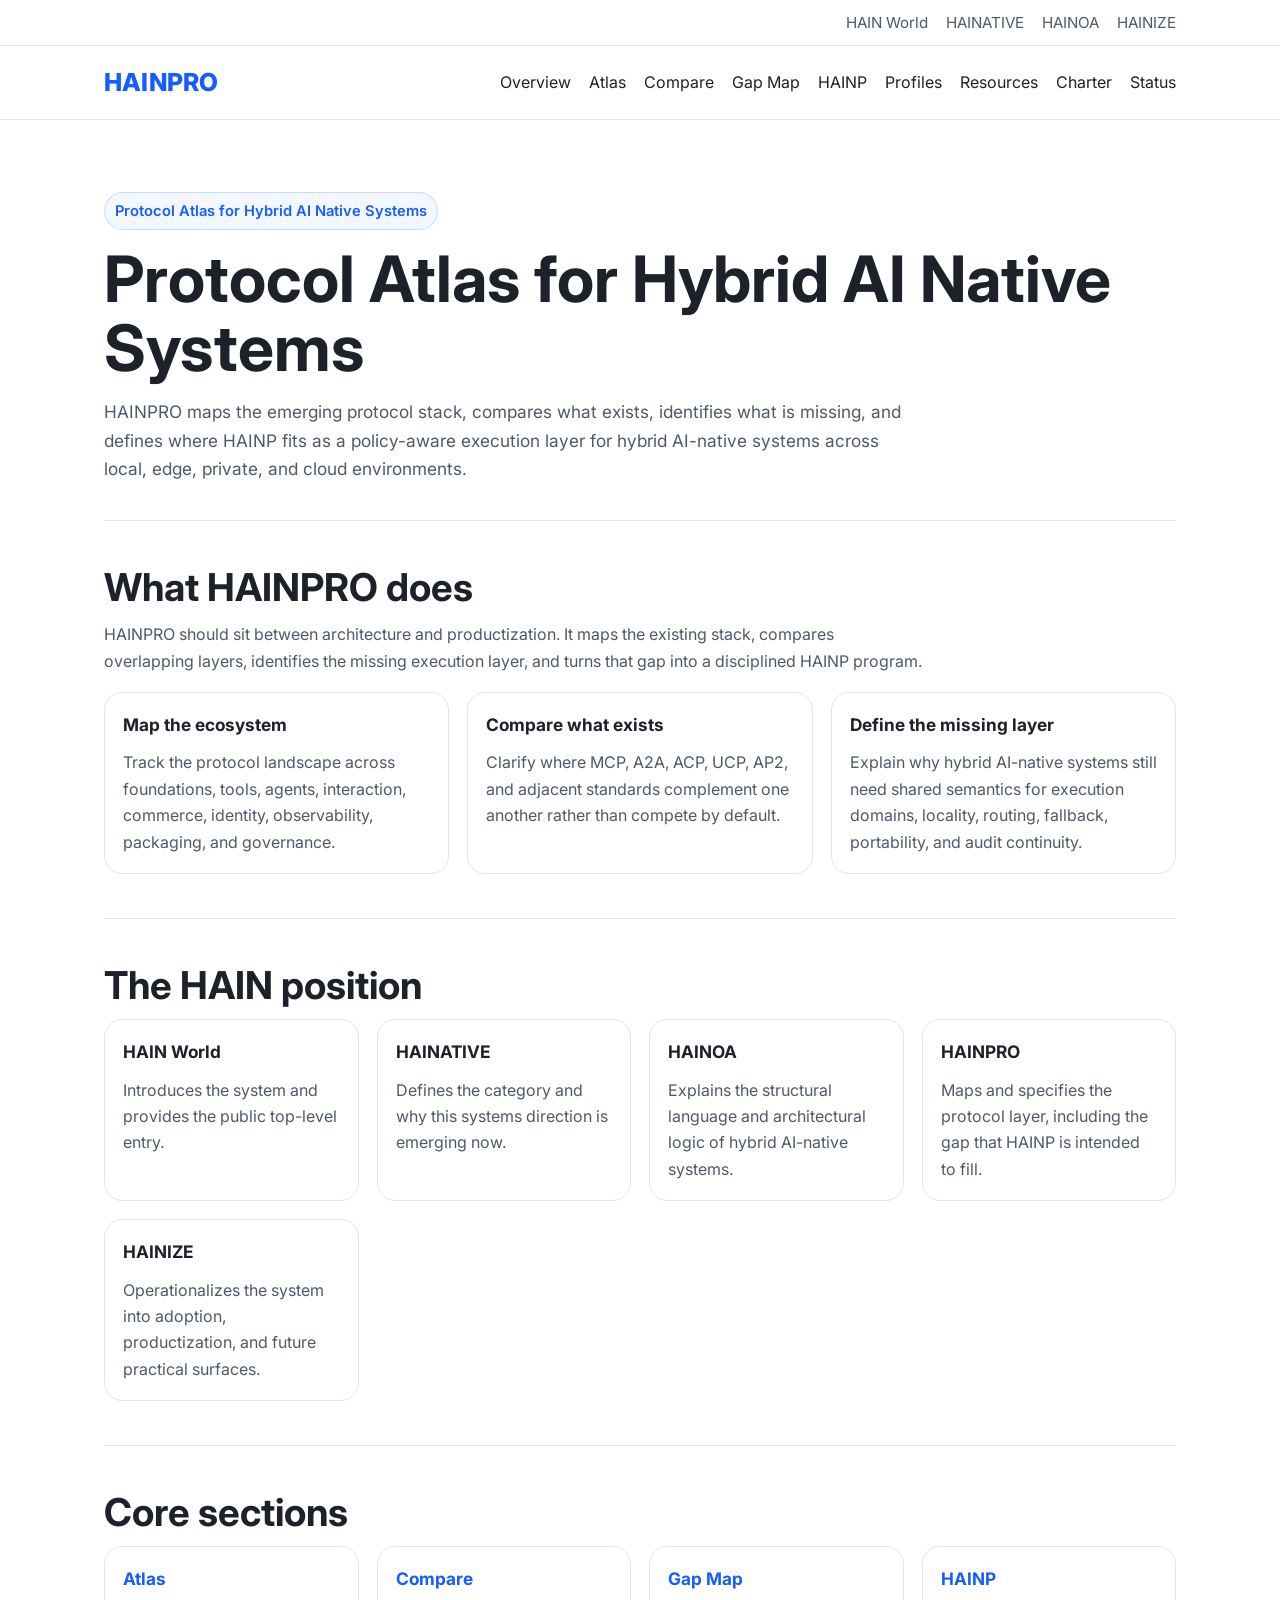
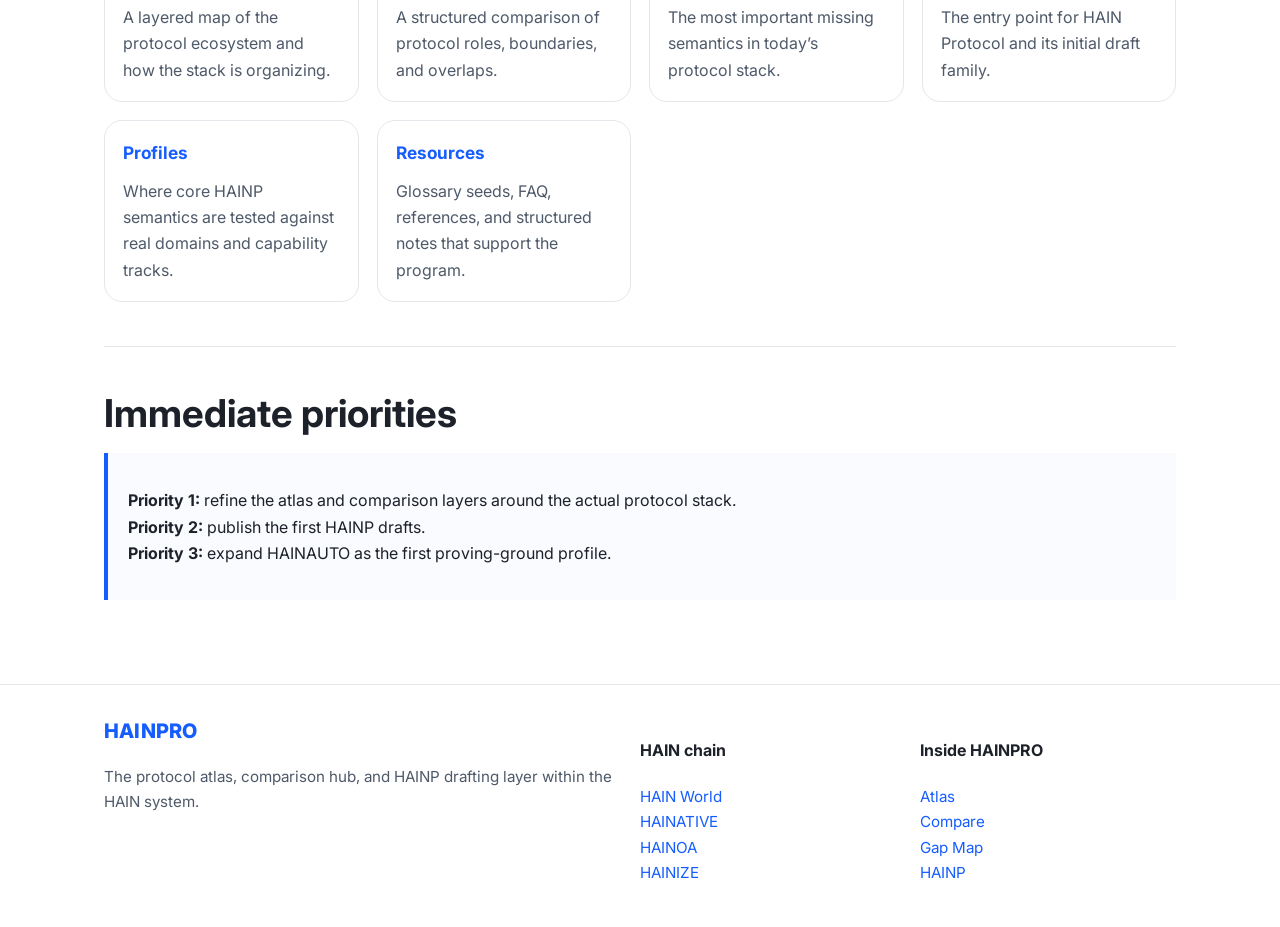
<file: index.html>
<!DOCTYPE html>
<html lang="en">
<head>
  <meta charset="UTF-8" />
  <meta name="viewport" content="width=device-width, initial-scale=1.0" />
  <title>HAINPRO — Protocol Atlas for Hybrid AI Native Systems</title>
  <meta name="description" content="HAINPRO maps the protocol ecosystem, compares existing protocols, identifies the missing execution layer, and hosts early HAINP drafts." />
  <link rel="preconnect" href="https://fonts.googleapis.com">
  <link rel="preconnect" href="https://fonts.gstatic.com" crossorigin>
  <link href="https://fonts.googleapis.com/css2?family=Inter:wght@300;400;500;600;700;800&display=swap" rel="stylesheet">
  <link rel="stylesheet" href="./assets/css/site.css" />
</head>
<body>
  
      <div class="utility">
        <div class="container">
          <a href="https://hainworld.com">HAIN World</a>
          <a href="https://hainative.com">HAINATIVE</a>
          <a href="https://hainoa.org">HAINOA</a>
          <a href="https://hainize.com">HAINIZE</a>
        </div>
      </div>
    
  <header class="site-header">
    <div class="mainnav">
      <div class="container">
        <a href="./" class="brand">HAINPRO</a>
        <nav class="navlinks"><a href="./">Overview</a><a href="./atlas/">Atlas</a><a href="./compare/">Compare</a><a href="./gap-map/">Gap Map</a><a href="./hainp/">HAINP</a><a href="./profiles/">Profiles</a><a href="./resources/">Resources</a><a href="./charter/">Charter</a><a href="./status/">Status</a></nav>
      </div>
    </div>
  </header>

  <main class="container">
    <section class="hero">
      <span class="eyebrow">Protocol Atlas for Hybrid AI Native Systems</span>
      <h1>Protocol Atlas for Hybrid AI Native Systems</h1>
      <p>HAINPRO maps the emerging protocol stack, compares what exists, identifies what is missing, and defines where HAINP fits as a policy-aware execution layer for hybrid AI-native systems across local, edge, private, and cloud environments.</p>
    </section>
    
<section class="section">
  <h2>What HAINPRO does</h2>
  <p class="lead">HAINPRO should sit between architecture and productization. It maps the existing stack, compares overlapping layers, identifies the missing execution layer, and turns that gap into a disciplined HAINP program.</p>
  <div class="grid">
    <div class="card"><h3>Map the ecosystem</h3><p>Track the protocol landscape across foundations, tools, agents, interaction, commerce, identity, observability, packaging, and governance.</p></div>
    <div class="card"><h3>Compare what exists</h3><p>Clarify where MCP, A2A, ACP, UCP, AP2, and adjacent standards complement one another rather than compete by default.</p></div>
    <div class="card"><h3>Define the missing layer</h3><p>Explain why hybrid AI-native systems still need shared semantics for execution domains, locality, routing, fallback, portability, and audit continuity.</p></div>
  </div>
</section>
<section class="section">
  <h2>The HAIN position</h2>
  <div class="grid">
    <div class="card"><h3>HAIN World</h3><p>Introduces the system and provides the public top-level entry.</p></div>
    <div class="card"><h3>HAINATIVE</h3><p>Defines the category and why this systems direction is emerging now.</p></div>
    <div class="card"><h3>HAINOA</h3><p>Explains the structural language and architectural logic of hybrid AI-native systems.</p></div>
    <div class="card"><h3>HAINPRO</h3><p>Maps and specifies the protocol layer, including the gap that HAINP is intended to fill.</p></div>
    <div class="card"><h3>HAINIZE</h3><p>Operationalizes the system into adoption, productization, and future practical surfaces.</p></div>
  </div>
</section>
<section class="section">
  <h2>Core sections</h2>
  <div class="grid">
    <div class="card"><h3><a href="./atlas/">Atlas</a></h3><p>A layered map of the protocol ecosystem and how the stack is organizing.</p></div>
    <div class="card"><h3><a href="./compare/">Compare</a></h3><p>A structured comparison of protocol roles, boundaries, and overlaps.</p></div>
    <div class="card"><h3><a href="./gap-map/">Gap Map</a></h3><p>The most important missing semantics in today’s protocol stack.</p></div>
    <div class="card"><h3><a href="./hainp/">HAINP</a></h3><p>The entry point for HAIN Protocol and its initial draft family.</p></div>
    <div class="card"><h3><a href="./profiles/">Profiles</a></h3><p>Where core HAINP semantics are tested against real domains and capability tracks.</p></div>
    <div class="card"><h3><a href="./resources/">Resources</a></h3><p>Glossary seeds, FAQ, references, and structured notes that support the program.</p></div>
  </div>
</section>
<section class="section">
  <h2>Immediate priorities</h2>
  <div class="callout">
    <p><strong>Priority 1:</strong> refine the atlas and comparison layers around the actual protocol stack.<br>
    <strong>Priority 2:</strong> publish the first HAINP drafts.<br>
    <strong>Priority 3:</strong> expand HAINAUTO as the first proving-ground profile.</p>
  </div>
</section>

  </main>

  <footer class="site-footer">
    <div class="container footer-grid">
      <div>
        <div class="brand" style="font-size:1.25rem">HAINPRO</div>
        <p class="small">The protocol atlas, comparison hub, and HAINP drafting layer within the HAIN system.</p>
      </div>
      <div>
        <h4>HAIN chain</h4>
        <ul class="small">
          <li><a href="https://hainworld.com">HAIN World</a></li>
          <li><a href="https://hainative.com">HAINATIVE</a></li>
          <li><a href="https://hainoa.org">HAINOA</a></li>
          <li><a href="https://hainize.com">HAINIZE</a></li>
        </ul>
      </div>
      <div>
        <h4>Inside HAINPRO</h4>
        <ul class="small">
          <li><a href="./atlas/">Atlas</a></li>
          <li><a href="./compare/">Compare</a></li>
          <li><a href="./gap-map/">Gap Map</a></li>
          <li><a href="./hainp/">HAINP</a></li>
        </ul>
      </div>
    </div>
  </footer>
</body>
</html>
</file>
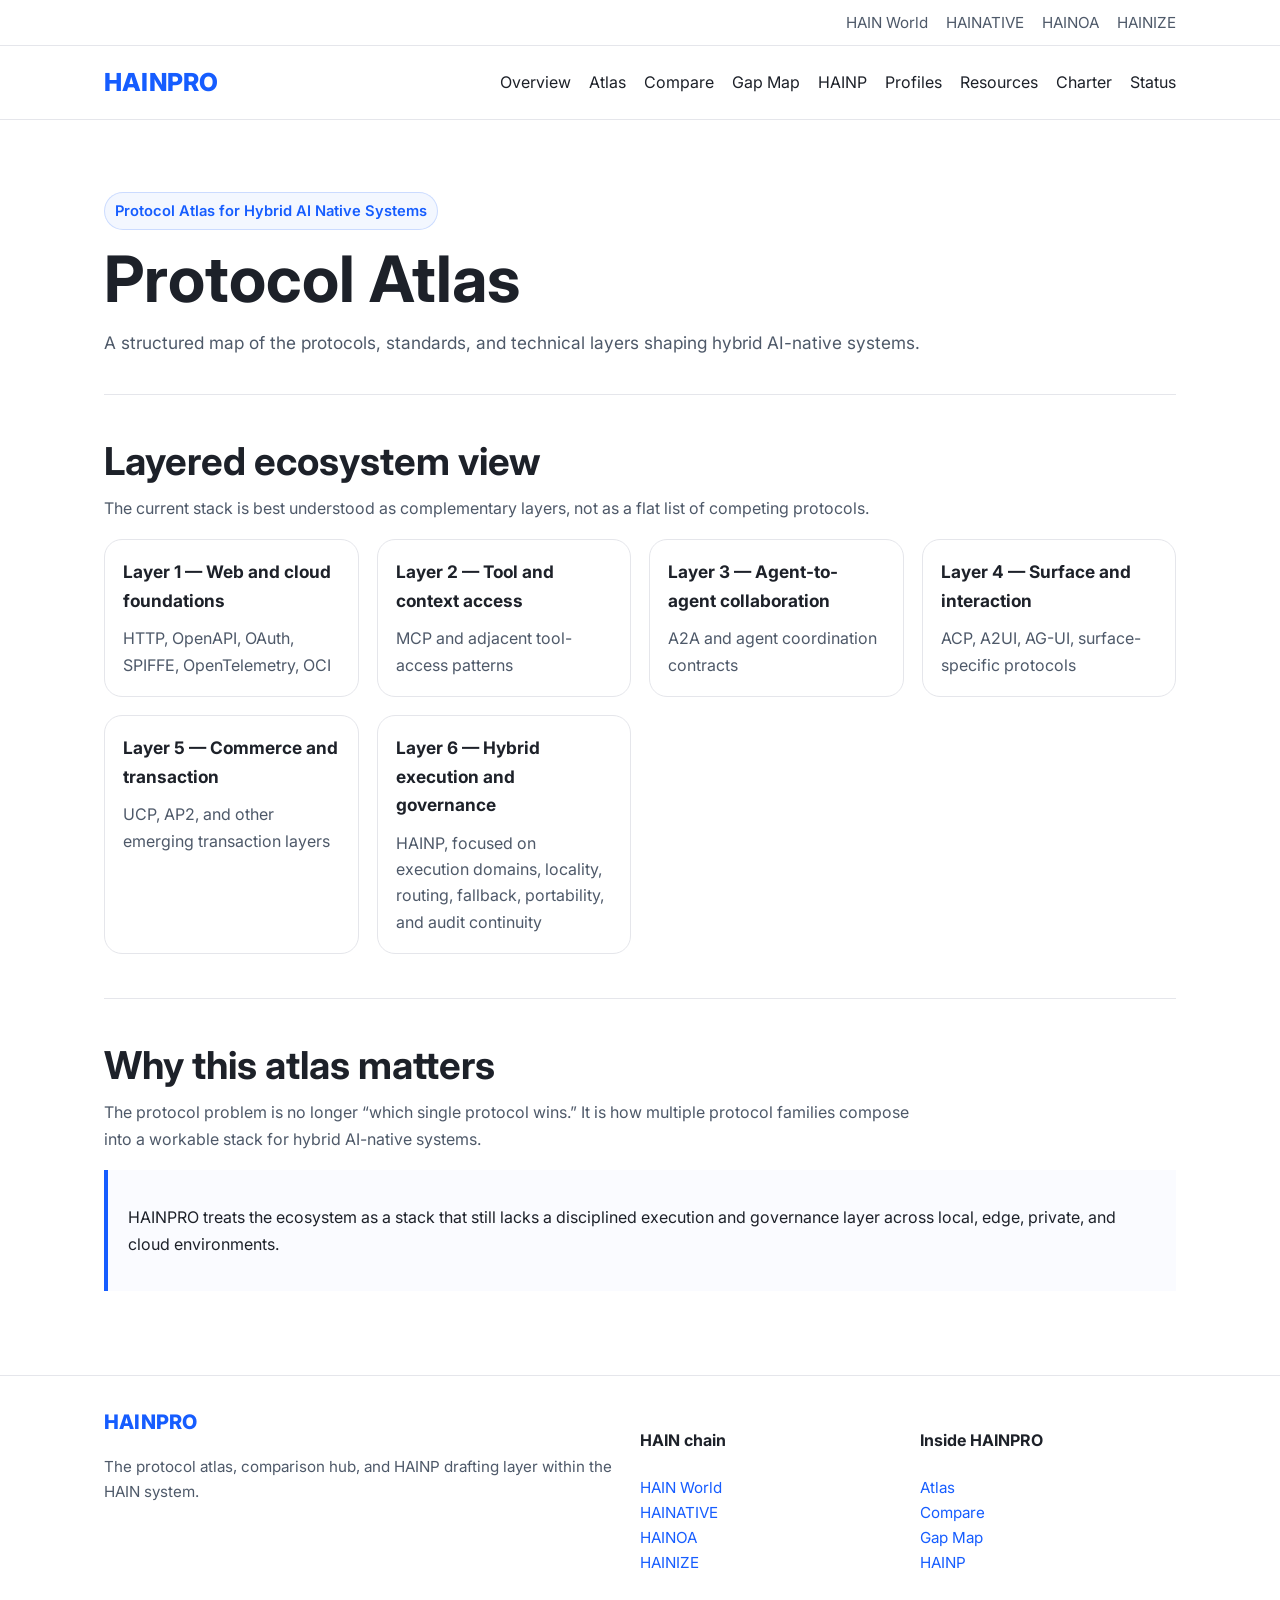
<file: atlas/index.html>
<!DOCTYPE html>
<html lang="en">
<head>
  <meta charset="UTF-8" />
  <meta name="viewport" content="width=device-width, initial-scale=1.0" />
  <title>Protocol Atlas — HAINPRO</title>
  <meta name="description" content="A layered protocol atlas for hybrid AI-native systems." />
  <link rel="preconnect" href="https://fonts.googleapis.com">
  <link rel="preconnect" href="https://fonts.gstatic.com" crossorigin>
  <link href="https://fonts.googleapis.com/css2?family=Inter:wght@300;400;500;600;700;800&display=swap" rel="stylesheet">
  <link rel="stylesheet" href="../assets/css/site.css" />
</head>
<body>
  
      <div class="utility">
        <div class="container">
          <a href="https://hainworld.com">HAIN World</a>
          <a href="https://hainative.com">HAINATIVE</a>
          <a href="https://hainoa.org">HAINOA</a>
          <a href="https://hainize.com">HAINIZE</a>
        </div>
      </div>
    
  <header class="site-header">
    <div class="mainnav">
      <div class="container">
        <a href="../" class="brand">HAINPRO</a>
        <nav class="navlinks"><a href="../">Overview</a><a href="../atlas/">Atlas</a><a href="../compare/">Compare</a><a href="../gap-map/">Gap Map</a><a href="../hainp/">HAINP</a><a href="../profiles/">Profiles</a><a href="../resources/">Resources</a><a href="../charter/">Charter</a><a href="../status/">Status</a></nav>
      </div>
    </div>
  </header>

  <main class="container">
    <section class="hero">
      <span class="eyebrow">Protocol Atlas for Hybrid AI Native Systems</span>
      <h1>Protocol Atlas</h1>
      <p>A structured map of the protocols, standards, and technical layers shaping hybrid AI-native systems.</p>
    </section>
    
<section class="section">
  <h2>Layered ecosystem view</h2>
  <p class="lead">The current stack is best understood as complementary layers, not as a flat list of competing protocols.</p>
  <div class="grid">
    <div class="card"><h3>Layer 1 — Web and cloud foundations</h3><p>HTTP, OpenAPI, OAuth, SPIFFE, OpenTelemetry, OCI</p></div>
    <div class="card"><h3>Layer 2 — Tool and context access</h3><p>MCP and adjacent tool-access patterns</p></div>
    <div class="card"><h3>Layer 3 — Agent-to-agent collaboration</h3><p>A2A and agent coordination contracts</p></div>
    <div class="card"><h3>Layer 4 — Surface and interaction</h3><p>ACP, A2UI, AG-UI, surface-specific protocols</p></div>
    <div class="card"><h3>Layer 5 — Commerce and transaction</h3><p>UCP, AP2, and other emerging transaction layers</p></div>
    <div class="card"><h3>Layer 6 — Hybrid execution and governance</h3><p>HAINP, focused on execution domains, locality, routing, fallback, portability, and audit continuity</p></div>
  </div>
</section>
<section class="section">
  <h2>Why this atlas matters</h2>
  <p class="lead">The protocol problem is no longer “which single protocol wins.” It is how multiple protocol families compose into a workable stack for hybrid AI-native systems.</p>
  <div class="callout">
    <p>HAINPRO treats the ecosystem as a stack that still lacks a disciplined execution and governance layer across local, edge, private, and cloud environments.</p>
  </div>
</section>

  </main>

  <footer class="site-footer">
    <div class="container footer-grid">
      <div>
        <div class="brand" style="font-size:1.25rem">HAINPRO</div>
        <p class="small">The protocol atlas, comparison hub, and HAINP drafting layer within the HAIN system.</p>
      </div>
      <div>
        <h4>HAIN chain</h4>
        <ul class="small">
          <li><a href="https://hainworld.com">HAIN World</a></li>
          <li><a href="https://hainative.com">HAINATIVE</a></li>
          <li><a href="https://hainoa.org">HAINOA</a></li>
          <li><a href="https://hainize.com">HAINIZE</a></li>
        </ul>
      </div>
      <div>
        <h4>Inside HAINPRO</h4>
        <ul class="small">
          <li><a href="../atlas/">Atlas</a></li>
          <li><a href="../compare/">Compare</a></li>
          <li><a href="../gap-map/">Gap Map</a></li>
          <li><a href="../hainp/">HAINP</a></li>
        </ul>
      </div>
    </div>
  </footer>
</body>
</html>
</file>
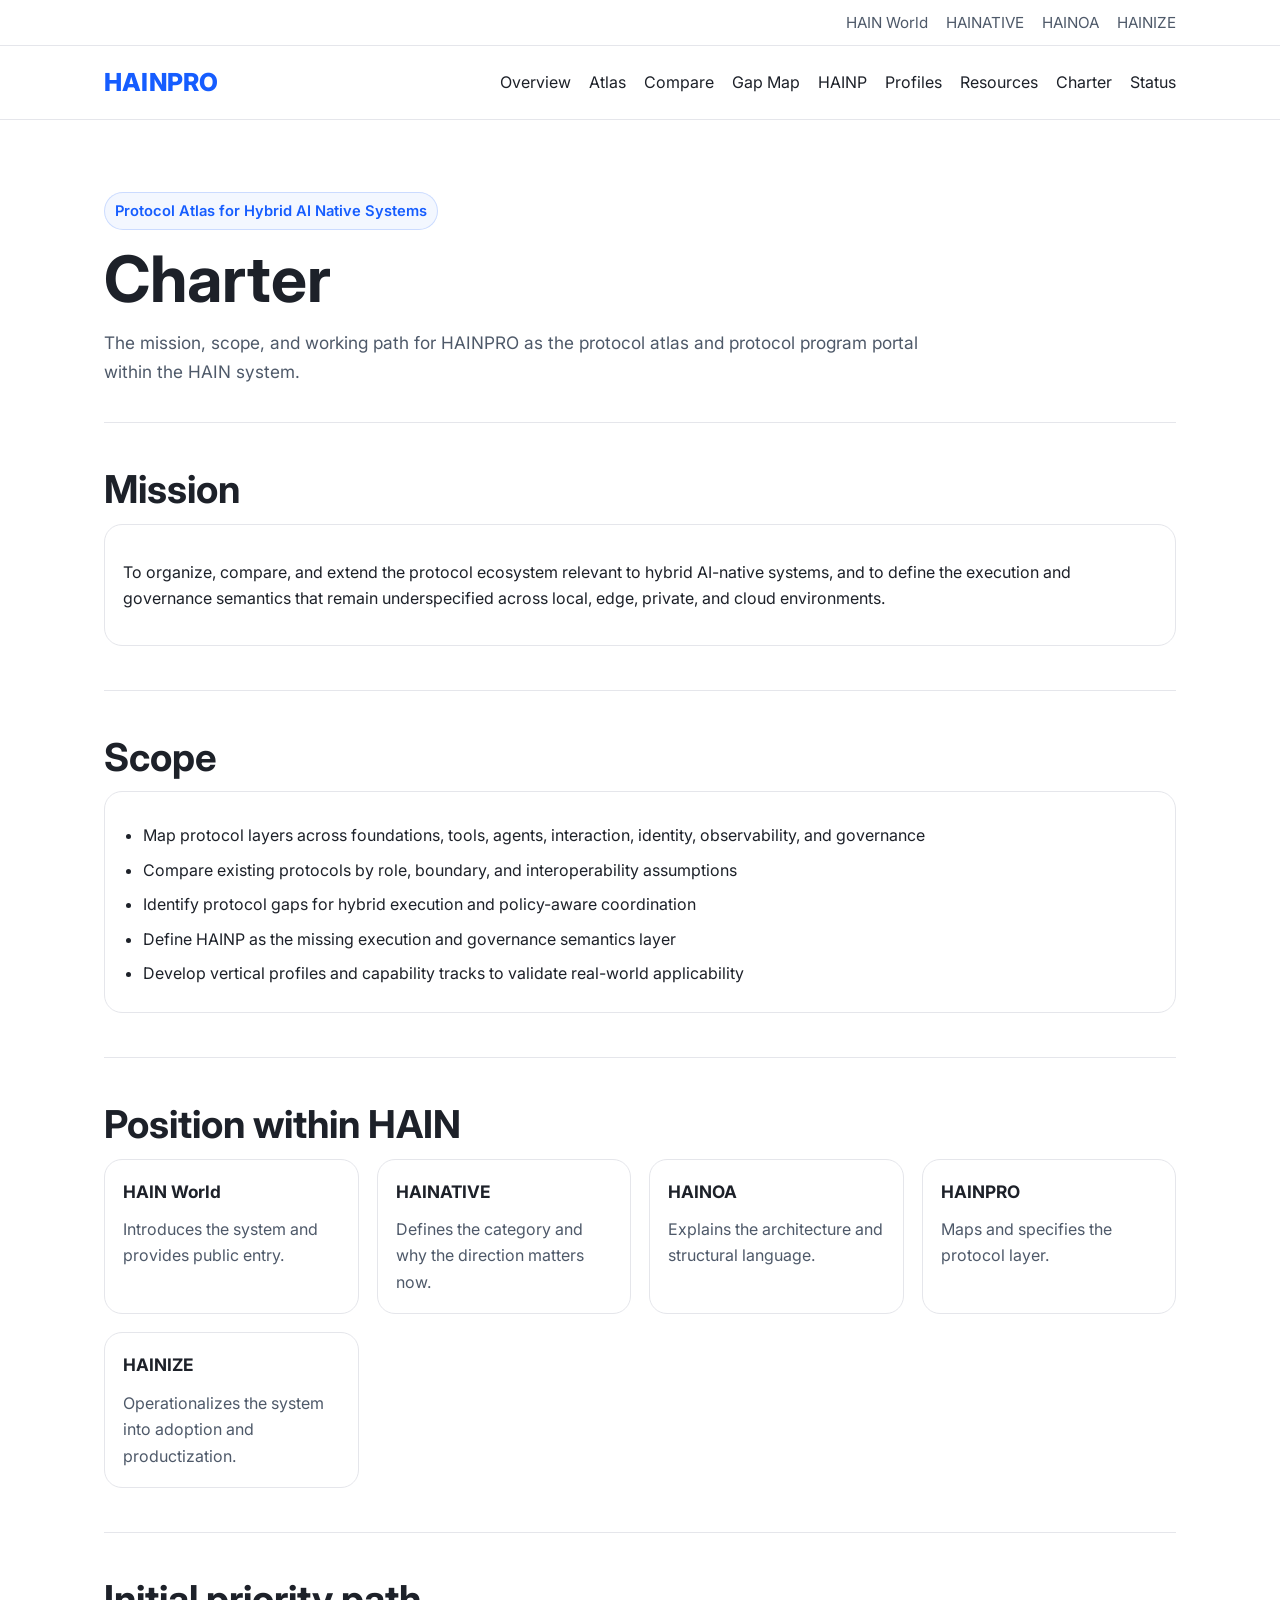
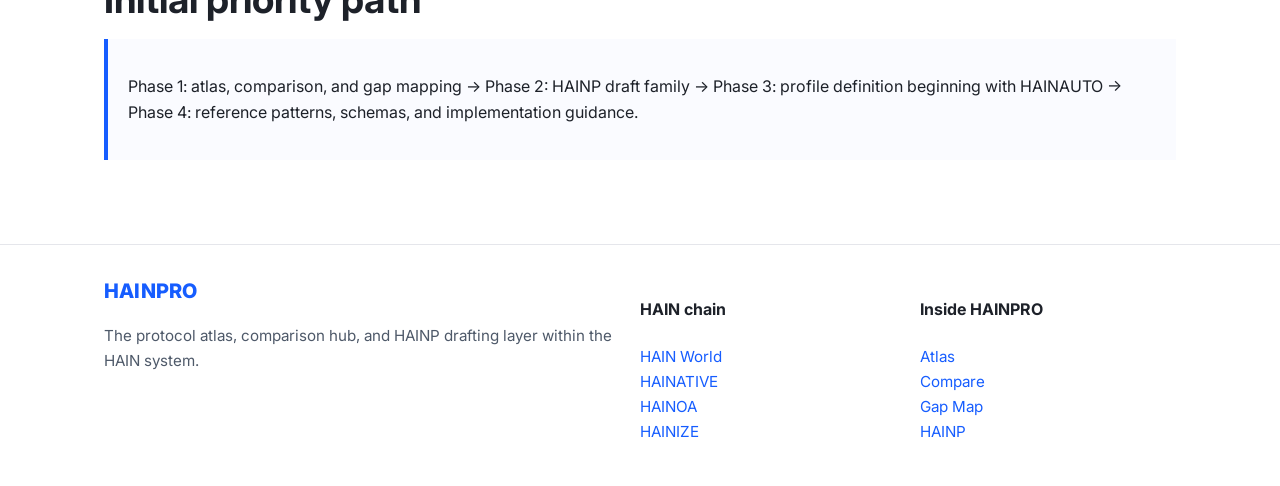
<file: charter/index.html>
<!DOCTYPE html>
<html lang="en">
<head>
  <meta charset="UTF-8" />
  <meta name="viewport" content="width=device-width, initial-scale=1.0" />
  <title>Charter — HAINPRO</title>
  <meta name="description" content="Charter for HAINPRO and the HAINP program." />
  <link rel="preconnect" href="https://fonts.googleapis.com">
  <link rel="preconnect" href="https://fonts.gstatic.com" crossorigin>
  <link href="https://fonts.googleapis.com/css2?family=Inter:wght@300;400;500;600;700;800&display=swap" rel="stylesheet">
  <link rel="stylesheet" href="../assets/css/site.css" />
</head>
<body>
  
      <div class="utility">
        <div class="container">
          <a href="https://hainworld.com">HAIN World</a>
          <a href="https://hainative.com">HAINATIVE</a>
          <a href="https://hainoa.org">HAINOA</a>
          <a href="https://hainize.com">HAINIZE</a>
        </div>
      </div>
    
  <header class="site-header">
    <div class="mainnav">
      <div class="container">
        <a href="../" class="brand">HAINPRO</a>
        <nav class="navlinks"><a href="../">Overview</a><a href="../atlas/">Atlas</a><a href="../compare/">Compare</a><a href="../gap-map/">Gap Map</a><a href="../hainp/">HAINP</a><a href="../profiles/">Profiles</a><a href="../resources/">Resources</a><a href="../charter/">Charter</a><a href="../status/">Status</a></nav>
      </div>
    </div>
  </header>

  <main class="container">
    <section class="hero">
      <span class="eyebrow">Protocol Atlas for Hybrid AI Native Systems</span>
      <h1>Charter</h1>
      <p>The mission, scope, and working path for HAINPRO as the protocol atlas and protocol program portal within the HAIN system.</p>
    </section>
    
<section class="section">
  <h2>Mission</h2>
  <div class="note"><p>To organize, compare, and extend the protocol ecosystem relevant to hybrid AI-native systems, and to define the execution and governance semantics that remain underspecified across local, edge, private, and cloud environments.</p></div>
</section>
<section class="section">
  <h2>Scope</h2>
  <div class="note">
    <ul class="list">
      <li>Map protocol layers across foundations, tools, agents, interaction, identity, observability, and governance</li>
      <li>Compare existing protocols by role, boundary, and interoperability assumptions</li>
      <li>Identify protocol gaps for hybrid execution and policy-aware coordination</li>
      <li>Define HAINP as the missing execution and governance semantics layer</li>
      <li>Develop vertical profiles and capability tracks to validate real-world applicability</li>
    </ul>
  </div>
</section>
<section class="section">
  <h2>Position within HAIN</h2>
  <div class="grid">
    <div class="card"><h3>HAIN World</h3><p>Introduces the system and provides public entry.</p></div>
    <div class="card"><h3>HAINATIVE</h3><p>Defines the category and why the direction matters now.</p></div>
    <div class="card"><h3>HAINOA</h3><p>Explains the architecture and structural language.</p></div>
    <div class="card"><h3>HAINPRO</h3><p>Maps and specifies the protocol layer.</p></div>
    <div class="card"><h3>HAINIZE</h3><p>Operationalizes the system into adoption and productization.</p></div>
  </div>
</section>
<section class="section">
  <h2>Initial priority path</h2>
  <div class="callout">
    <p>Phase 1: atlas, comparison, and gap mapping → Phase 2: HAINP draft family → Phase 3: profile definition beginning with HAINAUTO → Phase 4: reference patterns, schemas, and implementation guidance.</p>
  </div>
</section>

  </main>

  <footer class="site-footer">
    <div class="container footer-grid">
      <div>
        <div class="brand" style="font-size:1.25rem">HAINPRO</div>
        <p class="small">The protocol atlas, comparison hub, and HAINP drafting layer within the HAIN system.</p>
      </div>
      <div>
        <h4>HAIN chain</h4>
        <ul class="small">
          <li><a href="https://hainworld.com">HAIN World</a></li>
          <li><a href="https://hainative.com">HAINATIVE</a></li>
          <li><a href="https://hainoa.org">HAINOA</a></li>
          <li><a href="https://hainize.com">HAINIZE</a></li>
        </ul>
      </div>
      <div>
        <h4>Inside HAINPRO</h4>
        <ul class="small">
          <li><a href="../atlas/">Atlas</a></li>
          <li><a href="../compare/">Compare</a></li>
          <li><a href="../gap-map/">Gap Map</a></li>
          <li><a href="../hainp/">HAINP</a></li>
        </ul>
      </div>
    </div>
  </footer>
</body>
</html>
</file>
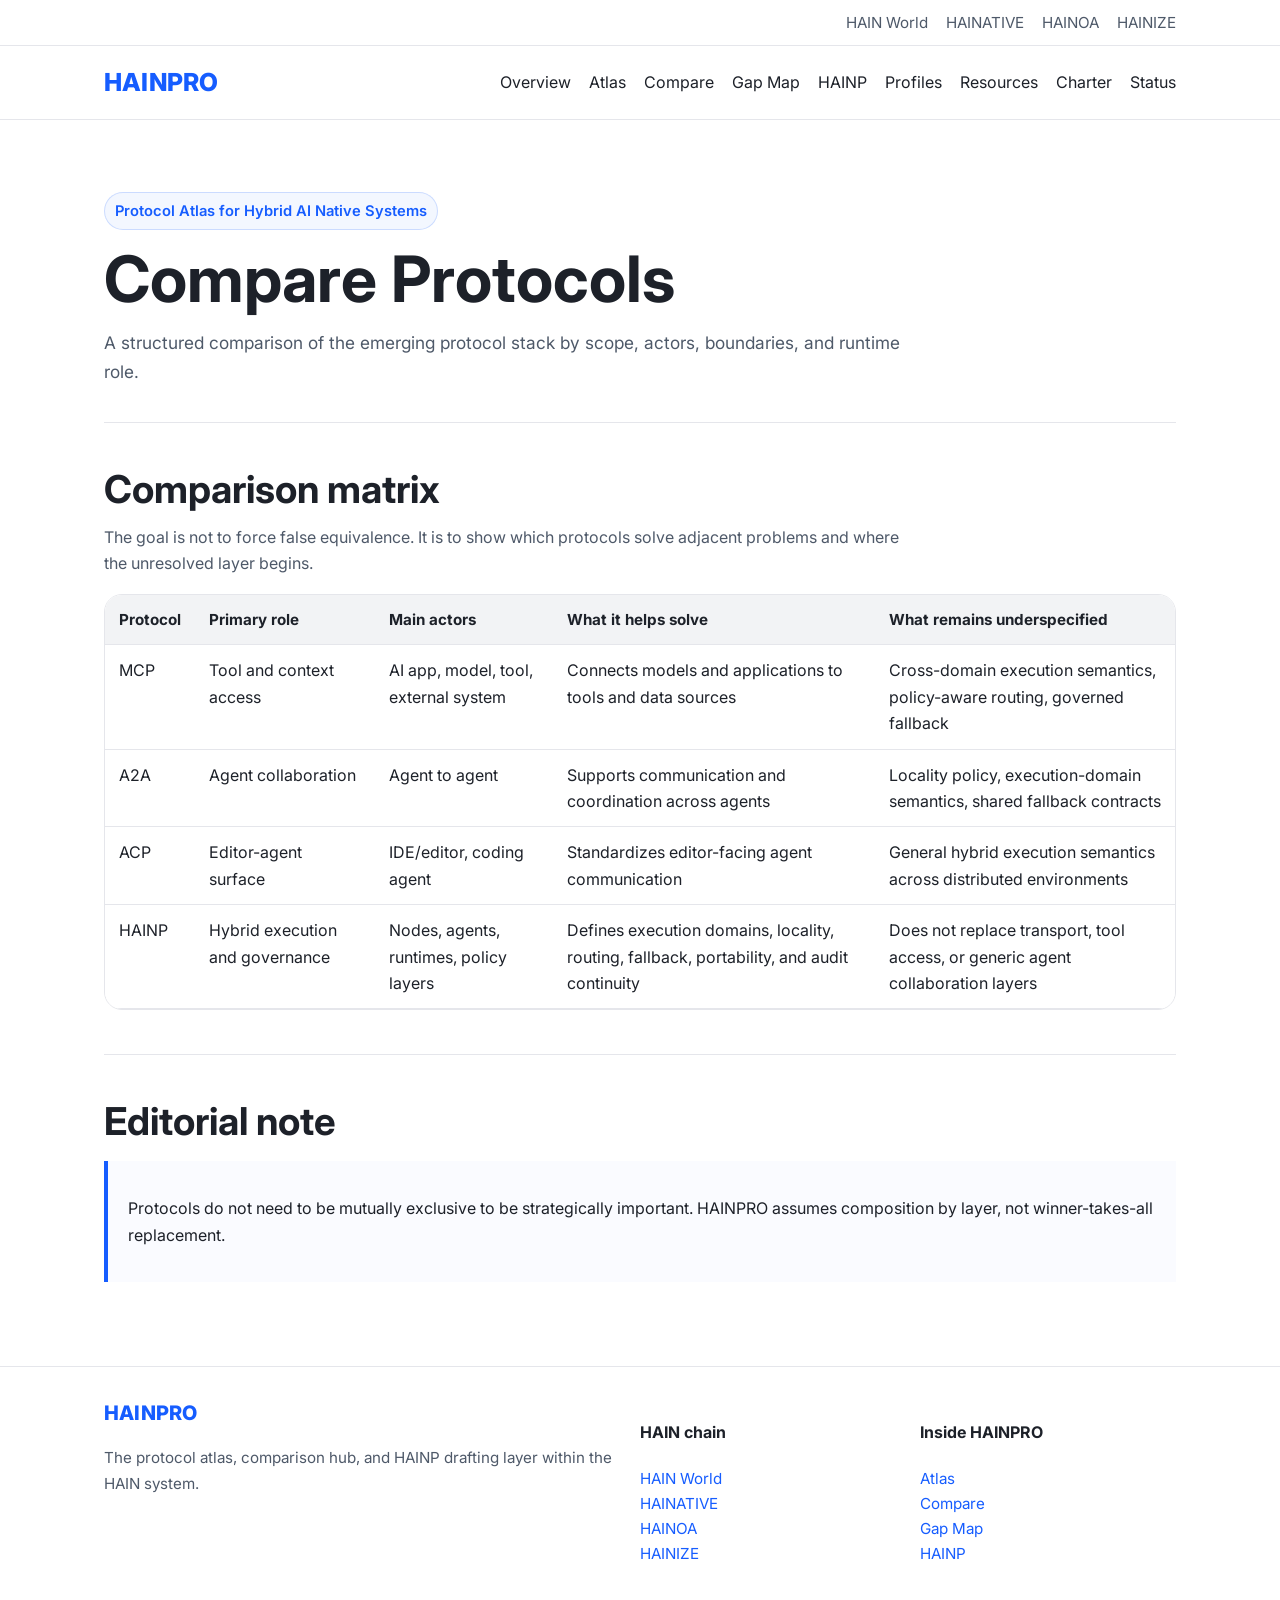
<file: compare/index.html>
<!DOCTYPE html>
<html lang="en">
<head>
  <meta charset="UTF-8" />
  <meta name="viewport" content="width=device-width, initial-scale=1.0" />
  <title>Compare Protocols — HAINPRO</title>
  <meta name="description" content="Compare protocol roles and boundaries across the emerging hybrid AI-native stack." />
  <link rel="preconnect" href="https://fonts.googleapis.com">
  <link rel="preconnect" href="https://fonts.gstatic.com" crossorigin>
  <link href="https://fonts.googleapis.com/css2?family=Inter:wght@300;400;500;600;700;800&display=swap" rel="stylesheet">
  <link rel="stylesheet" href="../assets/css/site.css" />
</head>
<body>
  
      <div class="utility">
        <div class="container">
          <a href="https://hainworld.com">HAIN World</a>
          <a href="https://hainative.com">HAINATIVE</a>
          <a href="https://hainoa.org">HAINOA</a>
          <a href="https://hainize.com">HAINIZE</a>
        </div>
      </div>
    
  <header class="site-header">
    <div class="mainnav">
      <div class="container">
        <a href="../" class="brand">HAINPRO</a>
        <nav class="navlinks"><a href="../">Overview</a><a href="../atlas/">Atlas</a><a href="../compare/">Compare</a><a href="../gap-map/">Gap Map</a><a href="../hainp/">HAINP</a><a href="../profiles/">Profiles</a><a href="../resources/">Resources</a><a href="../charter/">Charter</a><a href="../status/">Status</a></nav>
      </div>
    </div>
  </header>

  <main class="container">
    <section class="hero">
      <span class="eyebrow">Protocol Atlas for Hybrid AI Native Systems</span>
      <h1>Compare Protocols</h1>
      <p>A structured comparison of the emerging protocol stack by scope, actors, boundaries, and runtime role.</p>
    </section>
    
<section class="section">
  <h2>Comparison matrix</h2>
  <p class="lead">The goal is not to force false equivalence. It is to show which protocols solve adjacent problems and where the unresolved layer begins.</p>
  <div class="tablewrap">
    <table>
      <thead>
        <tr><th>Protocol</th><th>Primary role</th><th>Main actors</th><th>What it helps solve</th><th>What remains underspecified</th></tr>
      </thead>
      <tbody>
        <tr><td>MCP</td><td>Tool and context access</td><td>AI app, model, tool, external system</td><td>Connects models and applications to tools and data sources</td><td>Cross-domain execution semantics, policy-aware routing, governed fallback</td></tr>
        <tr><td>A2A</td><td>Agent collaboration</td><td>Agent to agent</td><td>Supports communication and coordination across agents</td><td>Locality policy, execution-domain semantics, shared fallback contracts</td></tr>
        <tr><td>ACP</td><td>Editor-agent surface</td><td>IDE/editor, coding agent</td><td>Standardizes editor-facing agent communication</td><td>General hybrid execution semantics across distributed environments</td></tr>
        <tr><td>HAINP</td><td>Hybrid execution and governance</td><td>Nodes, agents, runtimes, policy layers</td><td>Defines execution domains, locality, routing, fallback, portability, and audit continuity</td><td>Does not replace transport, tool access, or generic agent collaboration layers</td></tr>
      </tbody>
    </table>
  </div>
</section>
<section class="section">
  <h2>Editorial note</h2>
  <div class="callout">
    <p>Protocols do not need to be mutually exclusive to be strategically important. HAINPRO assumes composition by layer, not winner-takes-all replacement.</p>
  </div>
</section>

  </main>

  <footer class="site-footer">
    <div class="container footer-grid">
      <div>
        <div class="brand" style="font-size:1.25rem">HAINPRO</div>
        <p class="small">The protocol atlas, comparison hub, and HAINP drafting layer within the HAIN system.</p>
      </div>
      <div>
        <h4>HAIN chain</h4>
        <ul class="small">
          <li><a href="https://hainworld.com">HAIN World</a></li>
          <li><a href="https://hainative.com">HAINATIVE</a></li>
          <li><a href="https://hainoa.org">HAINOA</a></li>
          <li><a href="https://hainize.com">HAINIZE</a></li>
        </ul>
      </div>
      <div>
        <h4>Inside HAINPRO</h4>
        <ul class="small">
          <li><a href="../atlas/">Atlas</a></li>
          <li><a href="../compare/">Compare</a></li>
          <li><a href="../gap-map/">Gap Map</a></li>
          <li><a href="../hainp/">HAINP</a></li>
        </ul>
      </div>
    </div>
  </footer>
</body>
</html>
</file>
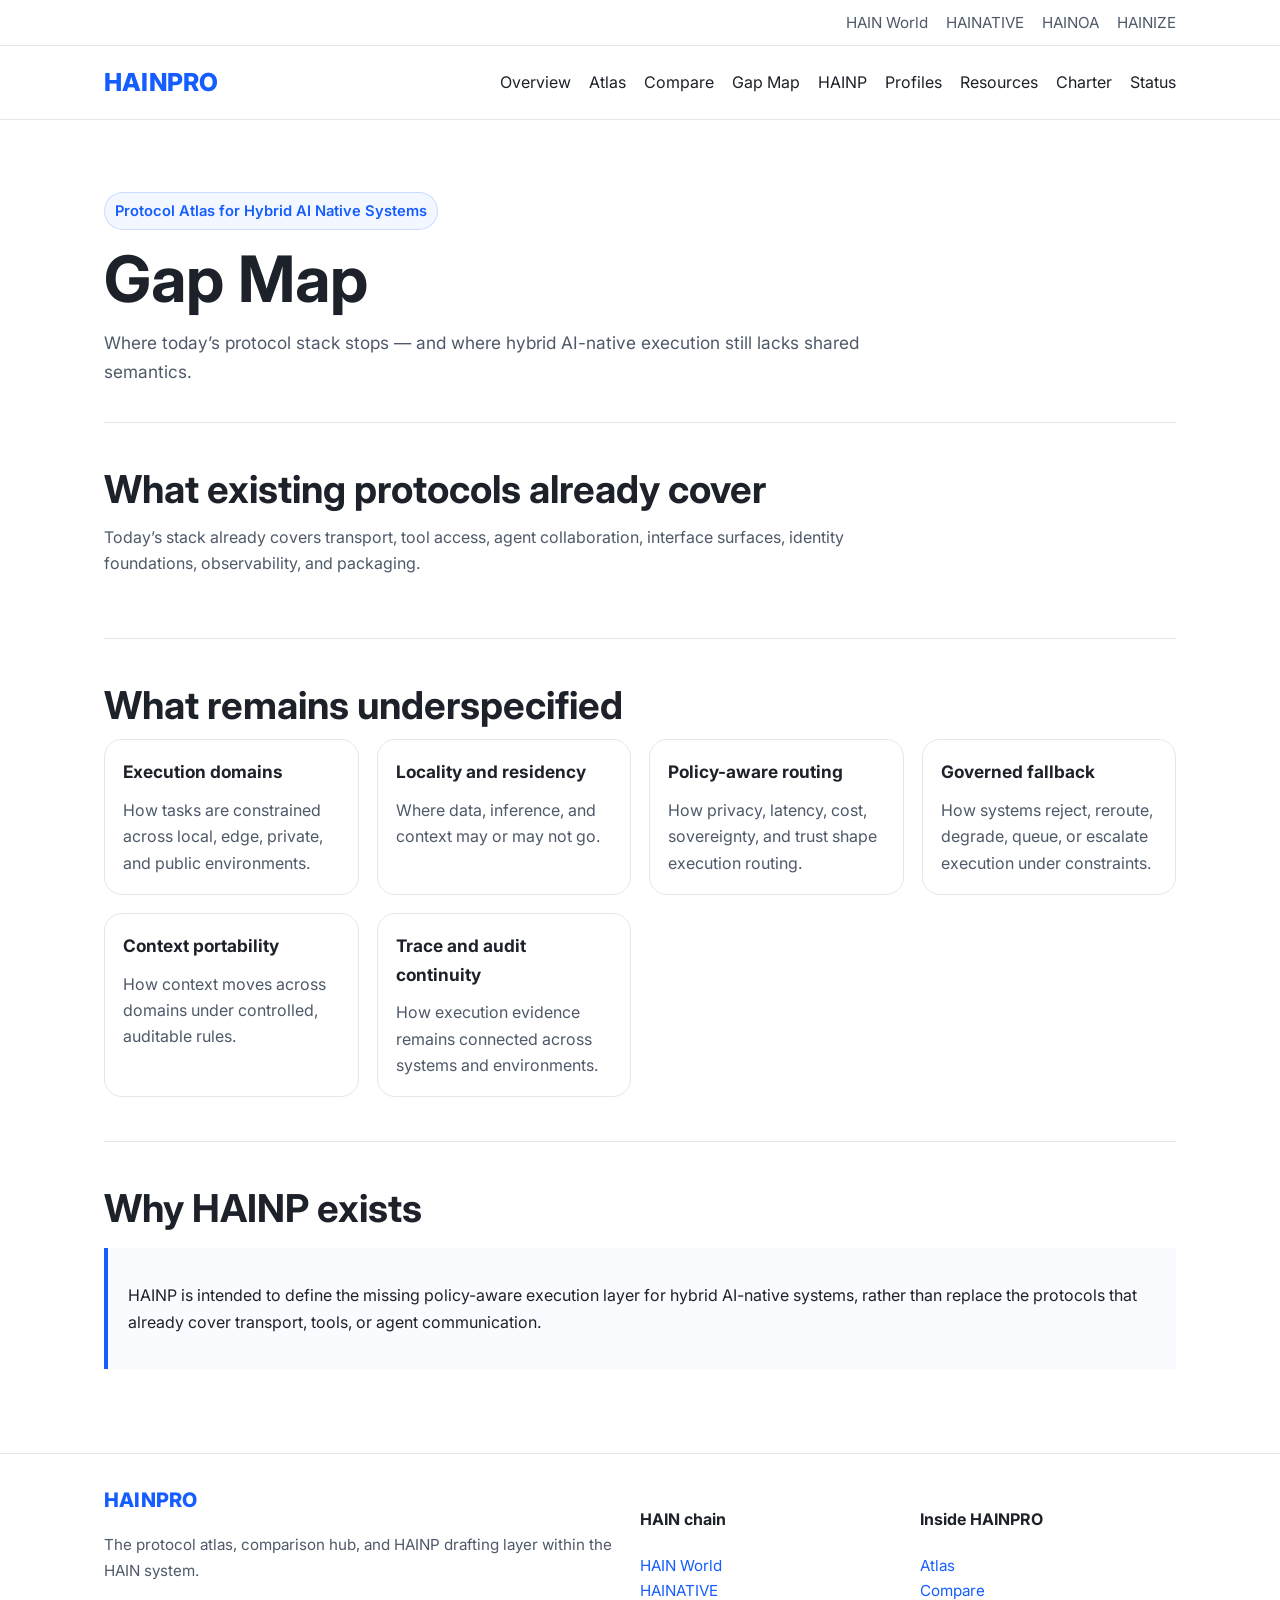
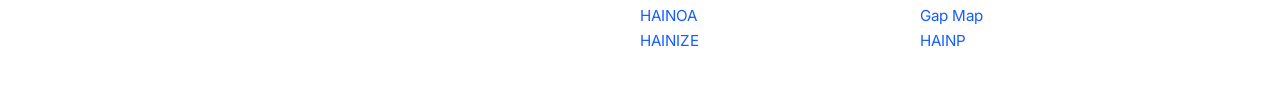
<file: gap-map/index.html>
<!DOCTYPE html>
<html lang="en">
<head>
  <meta charset="UTF-8" />
  <meta name="viewport" content="width=device-width, initial-scale=1.0" />
  <title>Gap Map — HAINPRO</title>
  <meta name="description" content="Gap map for the missing execution and governance semantics in the current protocol stack." />
  <link rel="preconnect" href="https://fonts.googleapis.com">
  <link rel="preconnect" href="https://fonts.gstatic.com" crossorigin>
  <link href="https://fonts.googleapis.com/css2?family=Inter:wght@300;400;500;600;700;800&display=swap" rel="stylesheet">
  <link rel="stylesheet" href="../assets/css/site.css" />
</head>
<body>
  
      <div class="utility">
        <div class="container">
          <a href="https://hainworld.com">HAIN World</a>
          <a href="https://hainative.com">HAINATIVE</a>
          <a href="https://hainoa.org">HAINOA</a>
          <a href="https://hainize.com">HAINIZE</a>
        </div>
      </div>
    
  <header class="site-header">
    <div class="mainnav">
      <div class="container">
        <a href="../" class="brand">HAINPRO</a>
        <nav class="navlinks"><a href="../">Overview</a><a href="../atlas/">Atlas</a><a href="../compare/">Compare</a><a href="../gap-map/">Gap Map</a><a href="../hainp/">HAINP</a><a href="../profiles/">Profiles</a><a href="../resources/">Resources</a><a href="../charter/">Charter</a><a href="../status/">Status</a></nav>
      </div>
    </div>
  </header>

  <main class="container">
    <section class="hero">
      <span class="eyebrow">Protocol Atlas for Hybrid AI Native Systems</span>
      <h1>Gap Map</h1>
      <p>Where today’s protocol stack stops — and where hybrid AI-native execution still lacks shared semantics.</p>
    </section>
    
<section class="section">
  <h2>What existing protocols already cover</h2>
  <p class="lead">Today’s stack already covers transport, tool access, agent collaboration, interface surfaces, identity foundations, observability, and packaging.</p>
</section>
<section class="section">
  <h2>What remains underspecified</h2>
  <div class="grid">
    <div class="card"><h3>Execution domains</h3><p>How tasks are constrained across local, edge, private, and public environments.</p></div>
    <div class="card"><h3>Locality and residency</h3><p>Where data, inference, and context may or may not go.</p></div>
    <div class="card"><h3>Policy-aware routing</h3><p>How privacy, latency, cost, sovereignty, and trust shape execution routing.</p></div>
    <div class="card"><h3>Governed fallback</h3><p>How systems reject, reroute, degrade, queue, or escalate execution under constraints.</p></div>
    <div class="card"><h3>Context portability</h3><p>How context moves across domains under controlled, auditable rules.</p></div>
    <div class="card"><h3>Trace and audit continuity</h3><p>How execution evidence remains connected across systems and environments.</p></div>
  </div>
</section>
<section class="section">
  <h2>Why HAINP exists</h2>
  <div class="callout">
    <p>HAINP is intended to define the missing policy-aware execution layer for hybrid AI-native systems, rather than replace the protocols that already cover transport, tools, or agent communication.</p>
  </div>
</section>

  </main>

  <footer class="site-footer">
    <div class="container footer-grid">
      <div>
        <div class="brand" style="font-size:1.25rem">HAINPRO</div>
        <p class="small">The protocol atlas, comparison hub, and HAINP drafting layer within the HAIN system.</p>
      </div>
      <div>
        <h4>HAIN chain</h4>
        <ul class="small">
          <li><a href="https://hainworld.com">HAIN World</a></li>
          <li><a href="https://hainative.com">HAINATIVE</a></li>
          <li><a href="https://hainoa.org">HAINOA</a></li>
          <li><a href="https://hainize.com">HAINIZE</a></li>
        </ul>
      </div>
      <div>
        <h4>Inside HAINPRO</h4>
        <ul class="small">
          <li><a href="../atlas/">Atlas</a></li>
          <li><a href="../compare/">Compare</a></li>
          <li><a href="../gap-map/">Gap Map</a></li>
          <li><a href="../hainp/">HAINP</a></li>
        </ul>
      </div>
    </div>
  </footer>
</body>
</html>
</file>
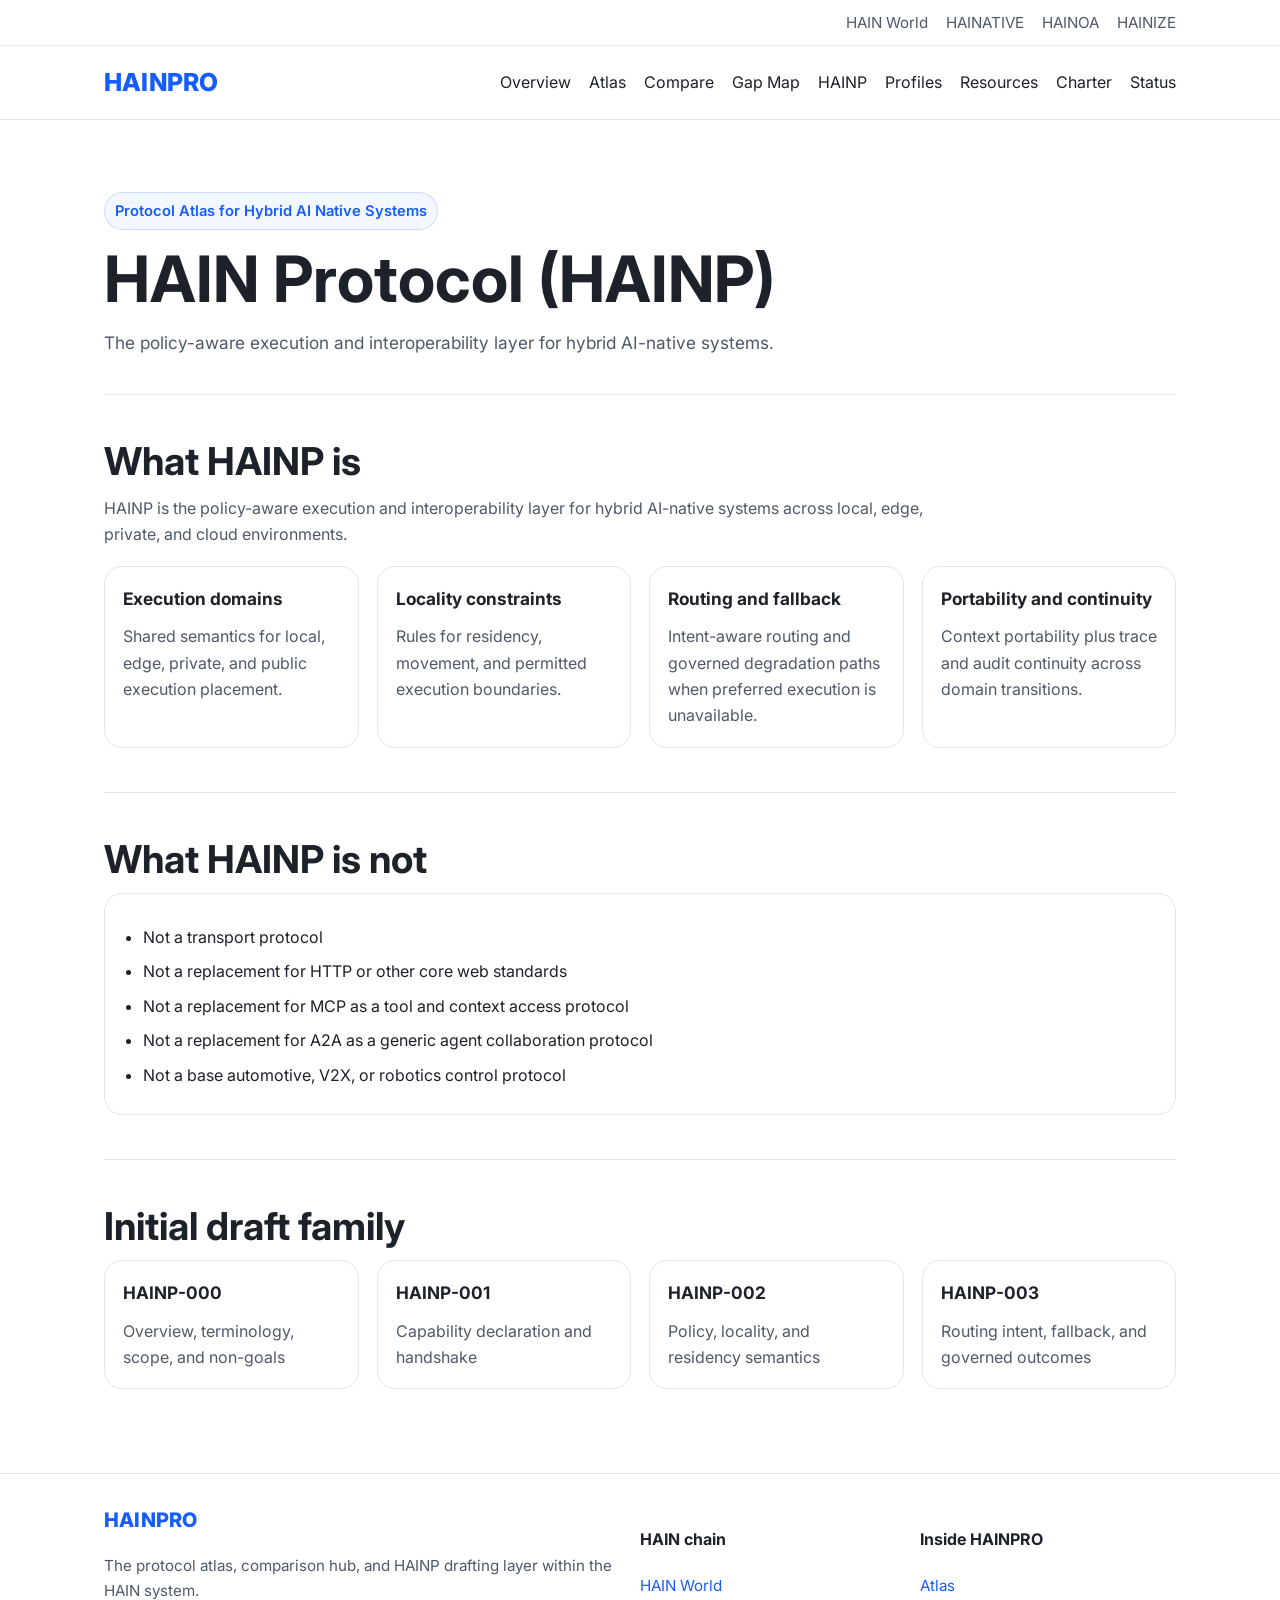
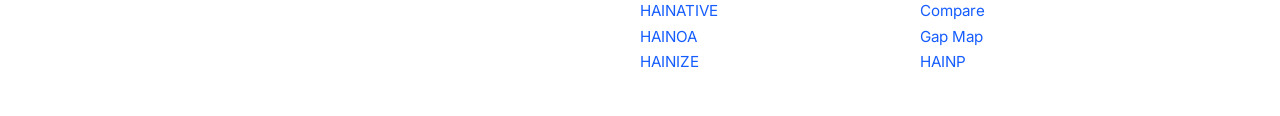
<file: hainp/index.html>
<!DOCTYPE html>
<html lang="en">
<head>
  <meta charset="UTF-8" />
  <meta name="viewport" content="width=device-width, initial-scale=1.0" />
  <title>HAINP — HAIN Protocol</title>
  <meta name="description" content="HAIN Protocol overview and initial draft family." />
  <link rel="preconnect" href="https://fonts.googleapis.com">
  <link rel="preconnect" href="https://fonts.gstatic.com" crossorigin>
  <link href="https://fonts.googleapis.com/css2?family=Inter:wght@300;400;500;600;700;800&display=swap" rel="stylesheet">
  <link rel="stylesheet" href="../assets/css/site.css" />
</head>
<body>
  
      <div class="utility">
        <div class="container">
          <a href="https://hainworld.com">HAIN World</a>
          <a href="https://hainative.com">HAINATIVE</a>
          <a href="https://hainoa.org">HAINOA</a>
          <a href="https://hainize.com">HAINIZE</a>
        </div>
      </div>
    
  <header class="site-header">
    <div class="mainnav">
      <div class="container">
        <a href="../" class="brand">HAINPRO</a>
        <nav class="navlinks"><a href="../">Overview</a><a href="../atlas/">Atlas</a><a href="../compare/">Compare</a><a href="../gap-map/">Gap Map</a><a href="../hainp/">HAINP</a><a href="../profiles/">Profiles</a><a href="../resources/">Resources</a><a href="../charter/">Charter</a><a href="../status/">Status</a></nav>
      </div>
    </div>
  </header>

  <main class="container">
    <section class="hero">
      <span class="eyebrow">Protocol Atlas for Hybrid AI Native Systems</span>
      <h1>HAIN Protocol (HAINP)</h1>
      <p>The policy-aware execution and interoperability layer for hybrid AI-native systems.</p>
    </section>
    
<section class="section">
  <h2>What HAINP is</h2>
  <p class="lead">HAINP is the policy-aware execution and interoperability layer for hybrid AI-native systems across local, edge, private, and cloud environments.</p>
  <div class="grid">
    <div class="card"><h3>Execution domains</h3><p>Shared semantics for local, edge, private, and public execution placement.</p></div>
    <div class="card"><h3>Locality constraints</h3><p>Rules for residency, movement, and permitted execution boundaries.</p></div>
    <div class="card"><h3>Routing and fallback</h3><p>Intent-aware routing and governed degradation paths when preferred execution is unavailable.</p></div>
    <div class="card"><h3>Portability and continuity</h3><p>Context portability plus trace and audit continuity across domain transitions.</p></div>
  </div>
</section>
<section class="section">
  <h2>What HAINP is not</h2>
  <div class="note">
    <ul class="list">
      <li>Not a transport protocol</li>
      <li>Not a replacement for HTTP or other core web standards</li>
      <li>Not a replacement for MCP as a tool and context access protocol</li>
      <li>Not a replacement for A2A as a generic agent collaboration protocol</li>
      <li>Not a base automotive, V2X, or robotics control protocol</li>
    </ul>
  </div>
</section>
<section class="section">
  <h2>Initial draft family</h2>
  <div class="grid">
    <div class="card"><h3>HAINP-000</h3><p>Overview, terminology, scope, and non-goals</p></div>
    <div class="card"><h3>HAINP-001</h3><p>Capability declaration and handshake</p></div>
    <div class="card"><h3>HAINP-002</h3><p>Policy, locality, and residency semantics</p></div>
    <div class="card"><h3>HAINP-003</h3><p>Routing intent, fallback, and governed outcomes</p></div>
  </div>
</section>

  </main>

  <footer class="site-footer">
    <div class="container footer-grid">
      <div>
        <div class="brand" style="font-size:1.25rem">HAINPRO</div>
        <p class="small">The protocol atlas, comparison hub, and HAINP drafting layer within the HAIN system.</p>
      </div>
      <div>
        <h4>HAIN chain</h4>
        <ul class="small">
          <li><a href="https://hainworld.com">HAIN World</a></li>
          <li><a href="https://hainative.com">HAINATIVE</a></li>
          <li><a href="https://hainoa.org">HAINOA</a></li>
          <li><a href="https://hainize.com">HAINIZE</a></li>
        </ul>
      </div>
      <div>
        <h4>Inside HAINPRO</h4>
        <ul class="small">
          <li><a href="../atlas/">Atlas</a></li>
          <li><a href="../compare/">Compare</a></li>
          <li><a href="../gap-map/">Gap Map</a></li>
          <li><a href="../hainp/">HAINP</a></li>
        </ul>
      </div>
    </div>
  </footer>
</body>
</html>
</file>
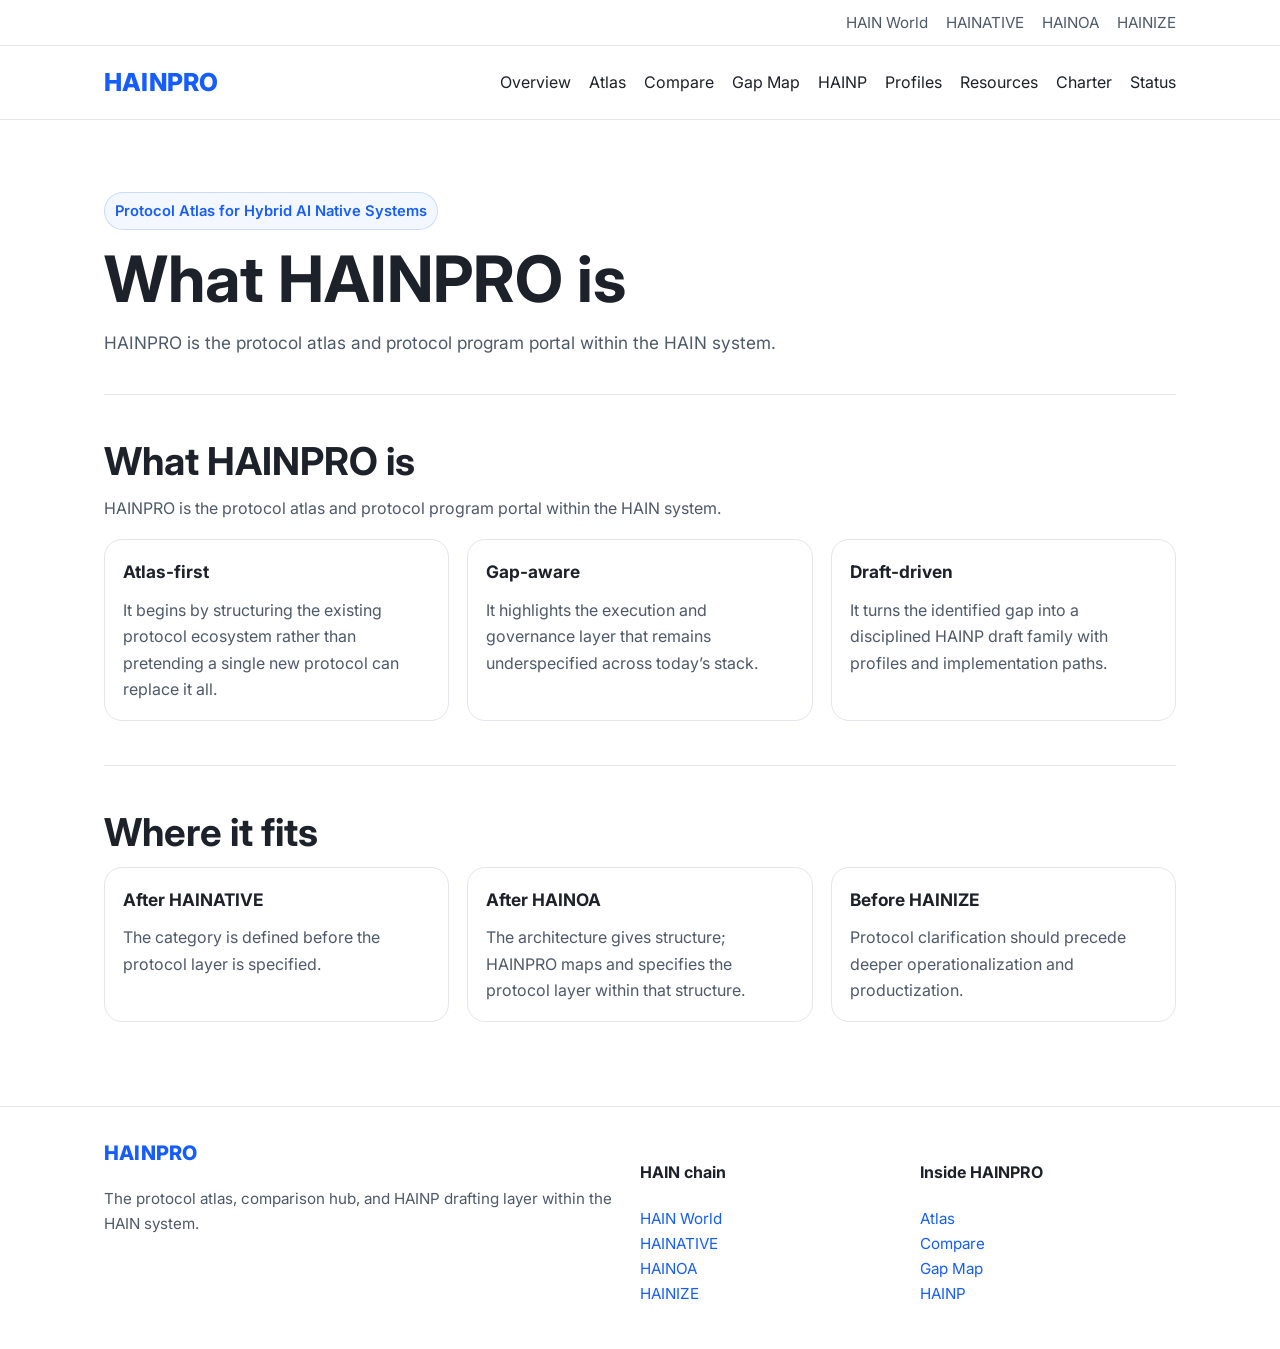
<file: overview/index.html>
<!DOCTYPE html>
<html lang="en">
<head>
  <meta charset="UTF-8" />
  <meta name="viewport" content="width=device-width, initial-scale=1.0" />
  <title>Overview — HAINPRO</title>
  <meta name="description" content="Overview of HAINPRO as the protocol atlas and program portal within the HAIN system." />
  <link rel="preconnect" href="https://fonts.googleapis.com">
  <link rel="preconnect" href="https://fonts.gstatic.com" crossorigin>
  <link href="https://fonts.googleapis.com/css2?family=Inter:wght@300;400;500;600;700;800&display=swap" rel="stylesheet">
  <link rel="stylesheet" href="../assets/css/site.css" />
</head>
<body>
  
      <div class="utility">
        <div class="container">
          <a href="https://hainworld.com">HAIN World</a>
          <a href="https://hainative.com">HAINATIVE</a>
          <a href="https://hainoa.org">HAINOA</a>
          <a href="https://hainize.com">HAINIZE</a>
        </div>
      </div>
    
  <header class="site-header">
    <div class="mainnav">
      <div class="container">
        <a href="../" class="brand">HAINPRO</a>
        <nav class="navlinks"><a href="../">Overview</a><a href="../atlas/">Atlas</a><a href="../compare/">Compare</a><a href="../gap-map/">Gap Map</a><a href="../hainp/">HAINP</a><a href="../profiles/">Profiles</a><a href="../resources/">Resources</a><a href="../charter/">Charter</a><a href="../status/">Status</a></nav>
      </div>
    </div>
  </header>

  <main class="container">
    <section class="hero">
      <span class="eyebrow">Protocol Atlas for Hybrid AI Native Systems</span>
      <h1>What HAINPRO is</h1>
      <p>HAINPRO is the protocol atlas and protocol program portal within the HAIN system.</p>
    </section>
    
<section class="section">
  <h2>What HAINPRO is</h2>
  <p class="lead">HAINPRO is the protocol atlas and protocol program portal within the HAIN system.</p>
  <div class="grid">
    <div class="card"><h3>Atlas-first</h3><p>It begins by structuring the existing protocol ecosystem rather than pretending a single new protocol can replace it all.</p></div>
    <div class="card"><h3>Gap-aware</h3><p>It highlights the execution and governance layer that remains underspecified across today’s stack.</p></div>
    <div class="card"><h3>Draft-driven</h3><p>It turns the identified gap into a disciplined HAINP draft family with profiles and implementation paths.</p></div>
  </div>
</section>
<section class="section">
  <h2>Where it fits</h2>
  <div class="grid">
    <div class="card"><h3>After HAINATIVE</h3><p>The category is defined before the protocol layer is specified.</p></div>
    <div class="card"><h3>After HAINOA</h3><p>The architecture gives structure; HAINPRO maps and specifies the protocol layer within that structure.</p></div>
    <div class="card"><h3>Before HAINIZE</h3><p>Protocol clarification should precede deeper operationalization and productization.</p></div>
  </div>
</section>

  </main>

  <footer class="site-footer">
    <div class="container footer-grid">
      <div>
        <div class="brand" style="font-size:1.25rem">HAINPRO</div>
        <p class="small">The protocol atlas, comparison hub, and HAINP drafting layer within the HAIN system.</p>
      </div>
      <div>
        <h4>HAIN chain</h4>
        <ul class="small">
          <li><a href="https://hainworld.com">HAIN World</a></li>
          <li><a href="https://hainative.com">HAINATIVE</a></li>
          <li><a href="https://hainoa.org">HAINOA</a></li>
          <li><a href="https://hainize.com">HAINIZE</a></li>
        </ul>
      </div>
      <div>
        <h4>Inside HAINPRO</h4>
        <ul class="small">
          <li><a href="../atlas/">Atlas</a></li>
          <li><a href="../compare/">Compare</a></li>
          <li><a href="../gap-map/">Gap Map</a></li>
          <li><a href="../hainp/">HAINP</a></li>
        </ul>
      </div>
    </div>
  </footer>
</body>
</html>
</file>
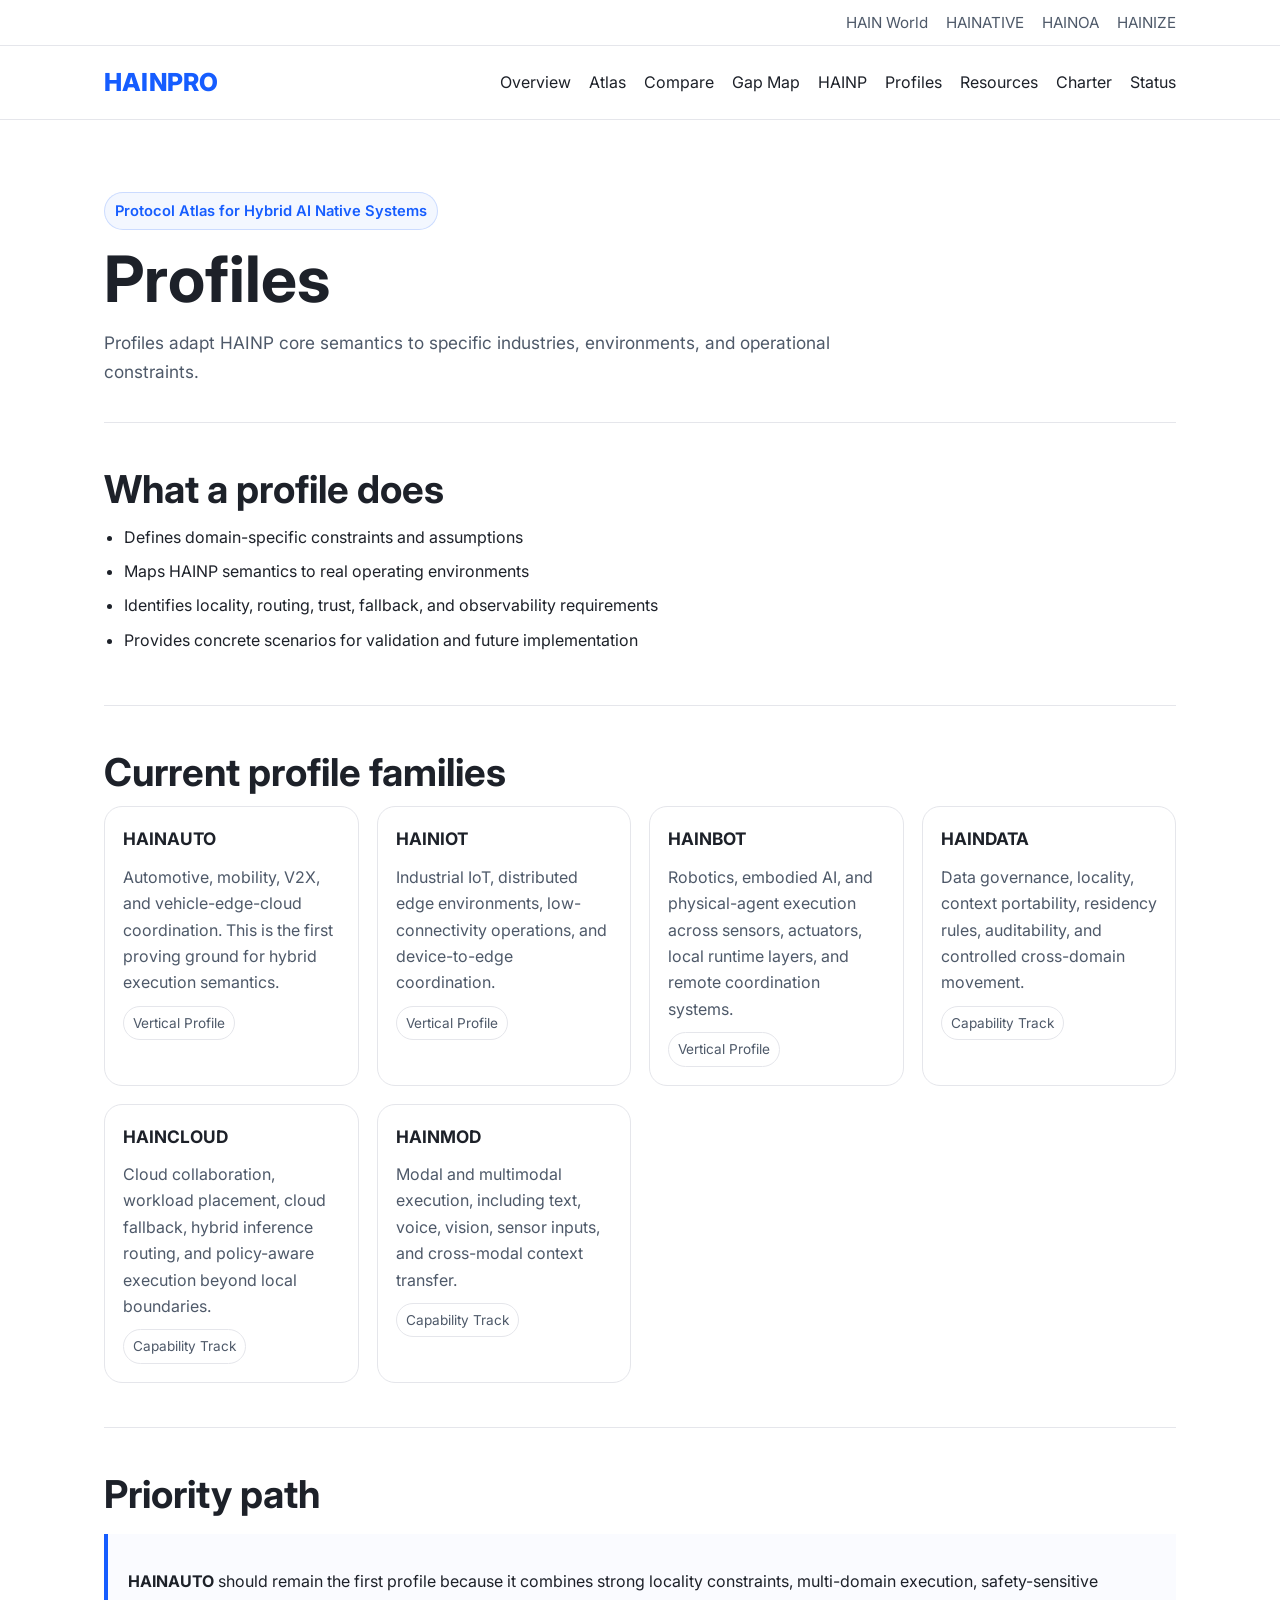
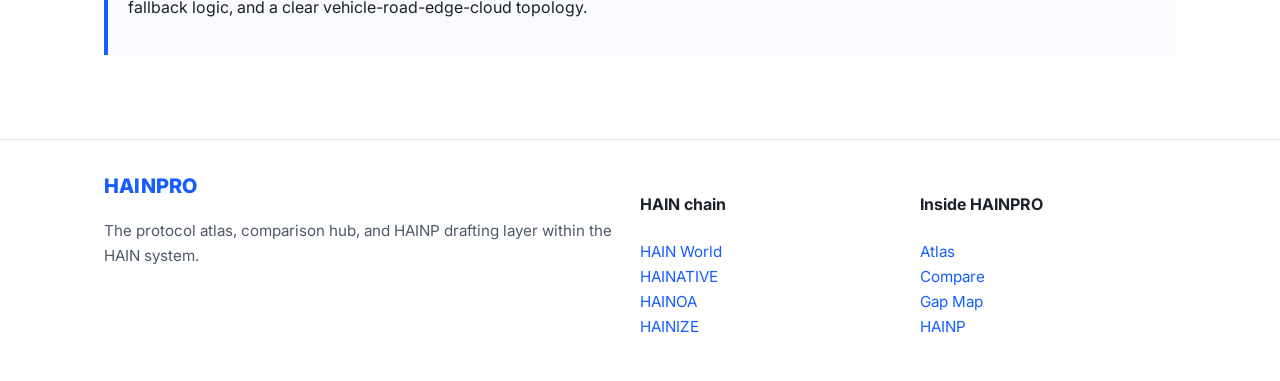
<file: profiles/index.html>
<!DOCTYPE html>
<html lang="en">
<head>
  <meta charset="UTF-8" />
  <meta name="viewport" content="width=device-width, initial-scale=1.0" />
  <title>Profiles — HAINPRO</title>
  <meta name="description" content="Profiles and capability tracks for HAINPRO and HAINP." />
  <link rel="preconnect" href="https://fonts.googleapis.com">
  <link rel="preconnect" href="https://fonts.gstatic.com" crossorigin>
  <link href="https://fonts.googleapis.com/css2?family=Inter:wght@300;400;500;600;700;800&display=swap" rel="stylesheet">
  <link rel="stylesheet" href="../assets/css/site.css" />
</head>
<body>
  
      <div class="utility">
        <div class="container">
          <a href="https://hainworld.com">HAIN World</a>
          <a href="https://hainative.com">HAINATIVE</a>
          <a href="https://hainoa.org">HAINOA</a>
          <a href="https://hainize.com">HAINIZE</a>
        </div>
      </div>
    
  <header class="site-header">
    <div class="mainnav">
      <div class="container">
        <a href="../" class="brand">HAINPRO</a>
        <nav class="navlinks"><a href="../">Overview</a><a href="../atlas/">Atlas</a><a href="../compare/">Compare</a><a href="../gap-map/">Gap Map</a><a href="../hainp/">HAINP</a><a href="../profiles/">Profiles</a><a href="../resources/">Resources</a><a href="../charter/">Charter</a><a href="../status/">Status</a></nav>
      </div>
    </div>
  </header>

  <main class="container">
    <section class="hero">
      <span class="eyebrow">Protocol Atlas for Hybrid AI Native Systems</span>
      <h1>Profiles</h1>
      <p>Profiles adapt HAINP core semantics to specific industries, environments, and operational constraints.</p>
    </section>
    
<section class="section">
  <h2>What a profile does</h2>
  <ul class="list">
    <li>Defines domain-specific constraints and assumptions</li>
    <li>Maps HAINP semantics to real operating environments</li>
    <li>Identifies locality, routing, trust, fallback, and observability requirements</li>
    <li>Provides concrete scenarios for validation and future implementation</li>
  </ul>
</section>
<section class="section">
  <h2>Current profile families</h2>
  <div class="grid">
    <div class="card"><h3>HAINAUTO</h3><p>Automotive, mobility, V2X, and vehicle-edge-cloud coordination. This is the first proving ground for hybrid execution semantics.</p><span class="tag">Vertical Profile</span></div>
    <div class="card"><h3>HAINIOT</h3><p>Industrial IoT, distributed edge environments, low-connectivity operations, and device-to-edge coordination.</p><span class="tag">Vertical Profile</span></div>
    <div class="card"><h3>HAINBOT</h3><p>Robotics, embodied AI, and physical-agent execution across sensors, actuators, local runtime layers, and remote coordination systems.</p><span class="tag">Vertical Profile</span></div>
    <div class="card"><h3>HAINDATA</h3><p>Data governance, locality, context portability, residency rules, auditability, and controlled cross-domain movement.</p><span class="tag">Capability Track</span></div>
    <div class="card"><h3>HAINCLOUD</h3><p>Cloud collaboration, workload placement, cloud fallback, hybrid inference routing, and policy-aware execution beyond local boundaries.</p><span class="tag">Capability Track</span></div>
    <div class="card"><h3>HAINMOD</h3><p>Modal and multimodal execution, including text, voice, vision, sensor inputs, and cross-modal context transfer.</p><span class="tag">Capability Track</span></div>
  </div>
</section>
<section class="section">
  <h2>Priority path</h2>
  <div class="callout">
    <p><strong>HAINAUTO</strong> should remain the first profile because it combines strong locality constraints, multi-domain execution, safety-sensitive fallback logic, and a clear vehicle-road-edge-cloud topology.</p>
  </div>
</section>

  </main>

  <footer class="site-footer">
    <div class="container footer-grid">
      <div>
        <div class="brand" style="font-size:1.25rem">HAINPRO</div>
        <p class="small">The protocol atlas, comparison hub, and HAINP drafting layer within the HAIN system.</p>
      </div>
      <div>
        <h4>HAIN chain</h4>
        <ul class="small">
          <li><a href="https://hainworld.com">HAIN World</a></li>
          <li><a href="https://hainative.com">HAINATIVE</a></li>
          <li><a href="https://hainoa.org">HAINOA</a></li>
          <li><a href="https://hainize.com">HAINIZE</a></li>
        </ul>
      </div>
      <div>
        <h4>Inside HAINPRO</h4>
        <ul class="small">
          <li><a href="../atlas/">Atlas</a></li>
          <li><a href="../compare/">Compare</a></li>
          <li><a href="../gap-map/">Gap Map</a></li>
          <li><a href="../hainp/">HAINP</a></li>
        </ul>
      </div>
    </div>
  </footer>
</body>
</html>
</file>
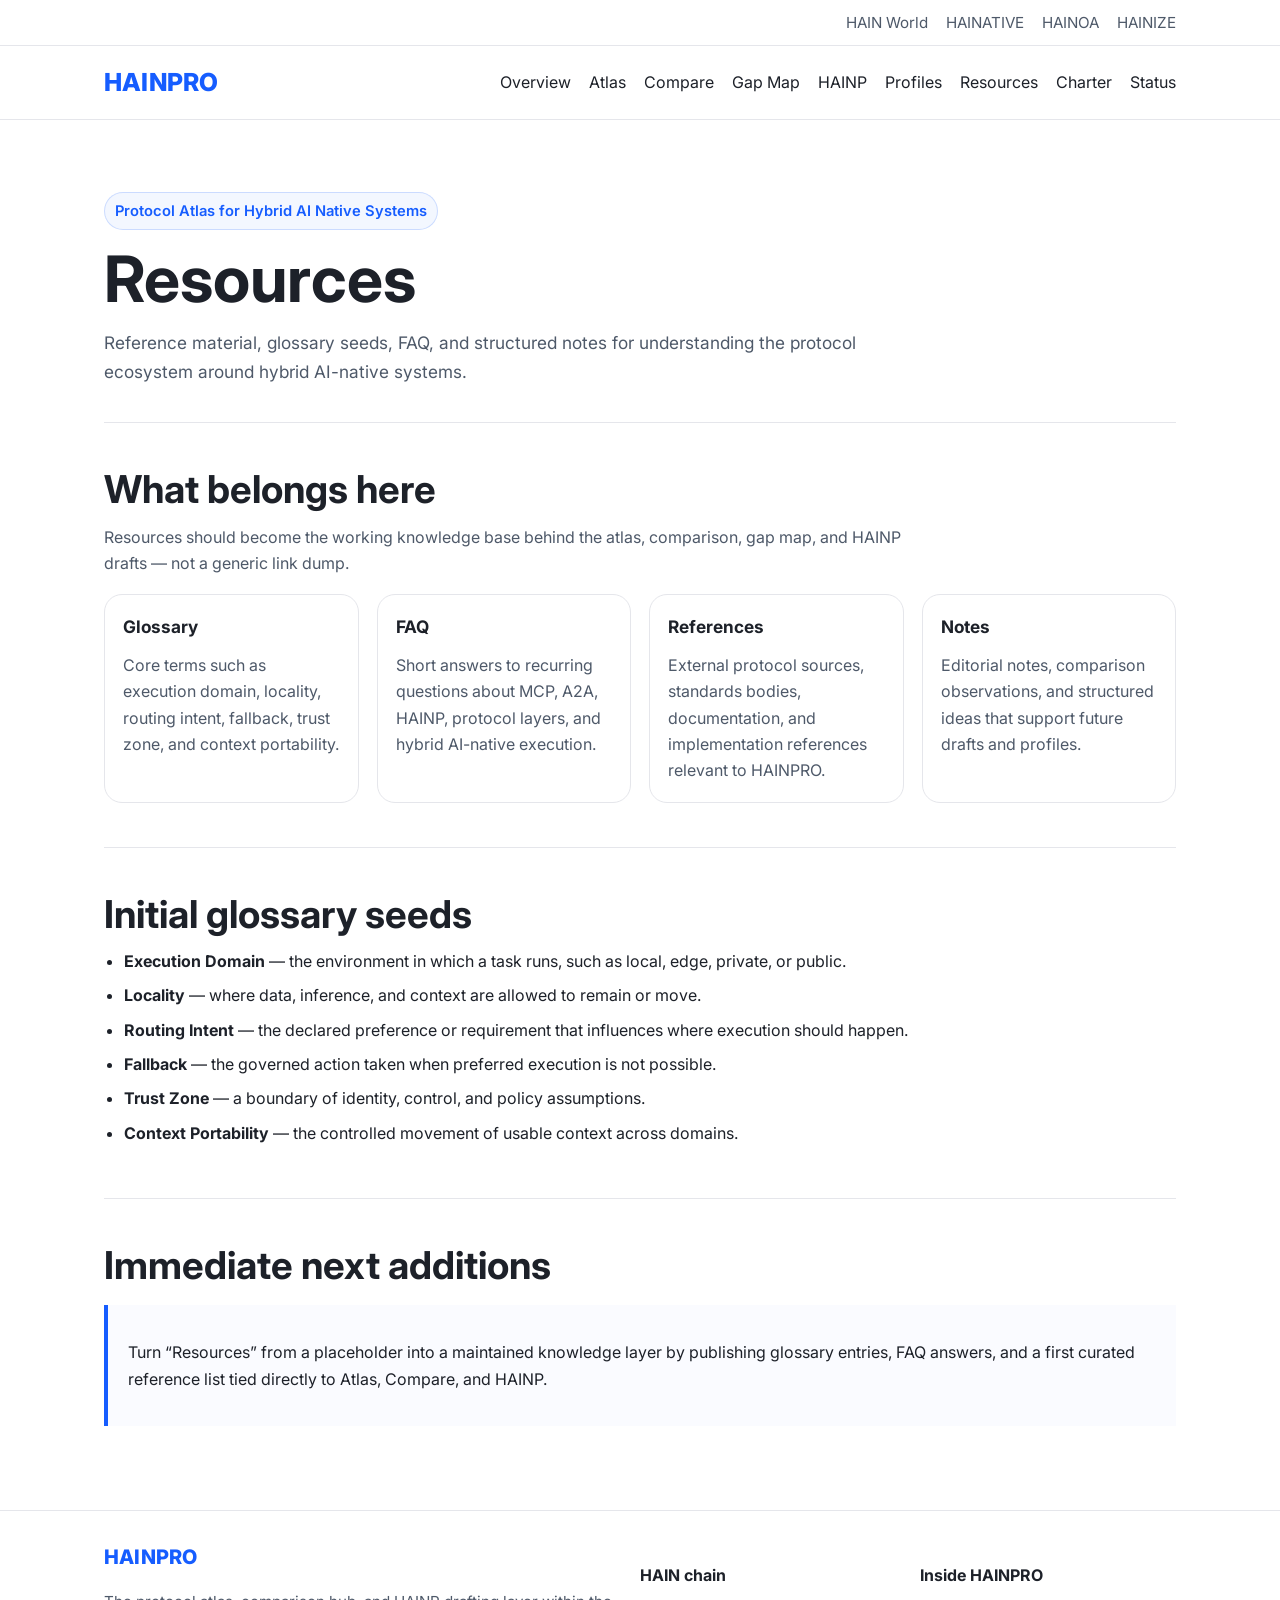
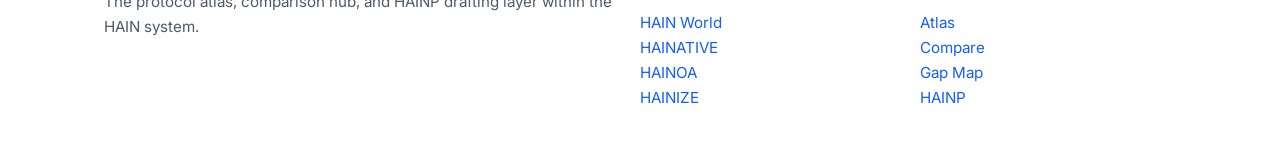
<file: resources/index.html>
<!DOCTYPE html>
<html lang="en">
<head>
  <meta charset="UTF-8" />
  <meta name="viewport" content="width=device-width, initial-scale=1.0" />
  <title>Resources — HAINPRO</title>
  <meta name="description" content="Resources, glossary seeds, FAQ, and notes supporting HAINPRO." />
  <link rel="preconnect" href="https://fonts.googleapis.com">
  <link rel="preconnect" href="https://fonts.gstatic.com" crossorigin>
  <link href="https://fonts.googleapis.com/css2?family=Inter:wght@300;400;500;600;700;800&display=swap" rel="stylesheet">
  <link rel="stylesheet" href="../assets/css/site.css" />
</head>
<body>
  
      <div class="utility">
        <div class="container">
          <a href="https://hainworld.com">HAIN World</a>
          <a href="https://hainative.com">HAINATIVE</a>
          <a href="https://hainoa.org">HAINOA</a>
          <a href="https://hainize.com">HAINIZE</a>
        </div>
      </div>
    
  <header class="site-header">
    <div class="mainnav">
      <div class="container">
        <a href="../" class="brand">HAINPRO</a>
        <nav class="navlinks"><a href="../">Overview</a><a href="../atlas/">Atlas</a><a href="../compare/">Compare</a><a href="../gap-map/">Gap Map</a><a href="../hainp/">HAINP</a><a href="../profiles/">Profiles</a><a href="../resources/">Resources</a><a href="../charter/">Charter</a><a href="../status/">Status</a></nav>
      </div>
    </div>
  </header>

  <main class="container">
    <section class="hero">
      <span class="eyebrow">Protocol Atlas for Hybrid AI Native Systems</span>
      <h1>Resources</h1>
      <p>Reference material, glossary seeds, FAQ, and structured notes for understanding the protocol ecosystem around hybrid AI-native systems.</p>
    </section>
    
<section class="section">
  <h2>What belongs here</h2>
  <p class="lead">Resources should become the working knowledge base behind the atlas, comparison, gap map, and HAINP drafts — not a generic link dump.</p>
  <div class="grid">
    <div class="card"><h3>Glossary</h3><p>Core terms such as execution domain, locality, routing intent, fallback, trust zone, and context portability.</p></div>
    <div class="card"><h3>FAQ</h3><p>Short answers to recurring questions about MCP, A2A, HAINP, protocol layers, and hybrid AI-native execution.</p></div>
    <div class="card"><h3>References</h3><p>External protocol sources, standards bodies, documentation, and implementation references relevant to HAINPRO.</p></div>
    <div class="card"><h3>Notes</h3><p>Editorial notes, comparison observations, and structured ideas that support future drafts and profiles.</p></div>
  </div>
</section>
<section class="section">
  <h2>Initial glossary seeds</h2>
  <ul class="list">
    <li><strong>Execution Domain</strong> — the environment in which a task runs, such as local, edge, private, or public.</li>
    <li><strong>Locality</strong> — where data, inference, and context are allowed to remain or move.</li>
    <li><strong>Routing Intent</strong> — the declared preference or requirement that influences where execution should happen.</li>
    <li><strong>Fallback</strong> — the governed action taken when preferred execution is not possible.</li>
    <li><strong>Trust Zone</strong> — a boundary of identity, control, and policy assumptions.</li>
    <li><strong>Context Portability</strong> — the controlled movement of usable context across domains.</li>
  </ul>
</section>
<section class="section">
  <h2>Immediate next additions</h2>
  <div class="callout">
    <p>Turn “Resources” from a placeholder into a maintained knowledge layer by publishing glossary entries, FAQ answers, and a first curated reference list tied directly to Atlas, Compare, and HAINP.</p>
  </div>
</section>

  </main>

  <footer class="site-footer">
    <div class="container footer-grid">
      <div>
        <div class="brand" style="font-size:1.25rem">HAINPRO</div>
        <p class="small">The protocol atlas, comparison hub, and HAINP drafting layer within the HAIN system.</p>
      </div>
      <div>
        <h4>HAIN chain</h4>
        <ul class="small">
          <li><a href="https://hainworld.com">HAIN World</a></li>
          <li><a href="https://hainative.com">HAINATIVE</a></li>
          <li><a href="https://hainoa.org">HAINOA</a></li>
          <li><a href="https://hainize.com">HAINIZE</a></li>
        </ul>
      </div>
      <div>
        <h4>Inside HAINPRO</h4>
        <ul class="small">
          <li><a href="../atlas/">Atlas</a></li>
          <li><a href="../compare/">Compare</a></li>
          <li><a href="../gap-map/">Gap Map</a></li>
          <li><a href="../hainp/">HAINP</a></li>
        </ul>
      </div>
    </div>
  </footer>
</body>
</html>
</file>
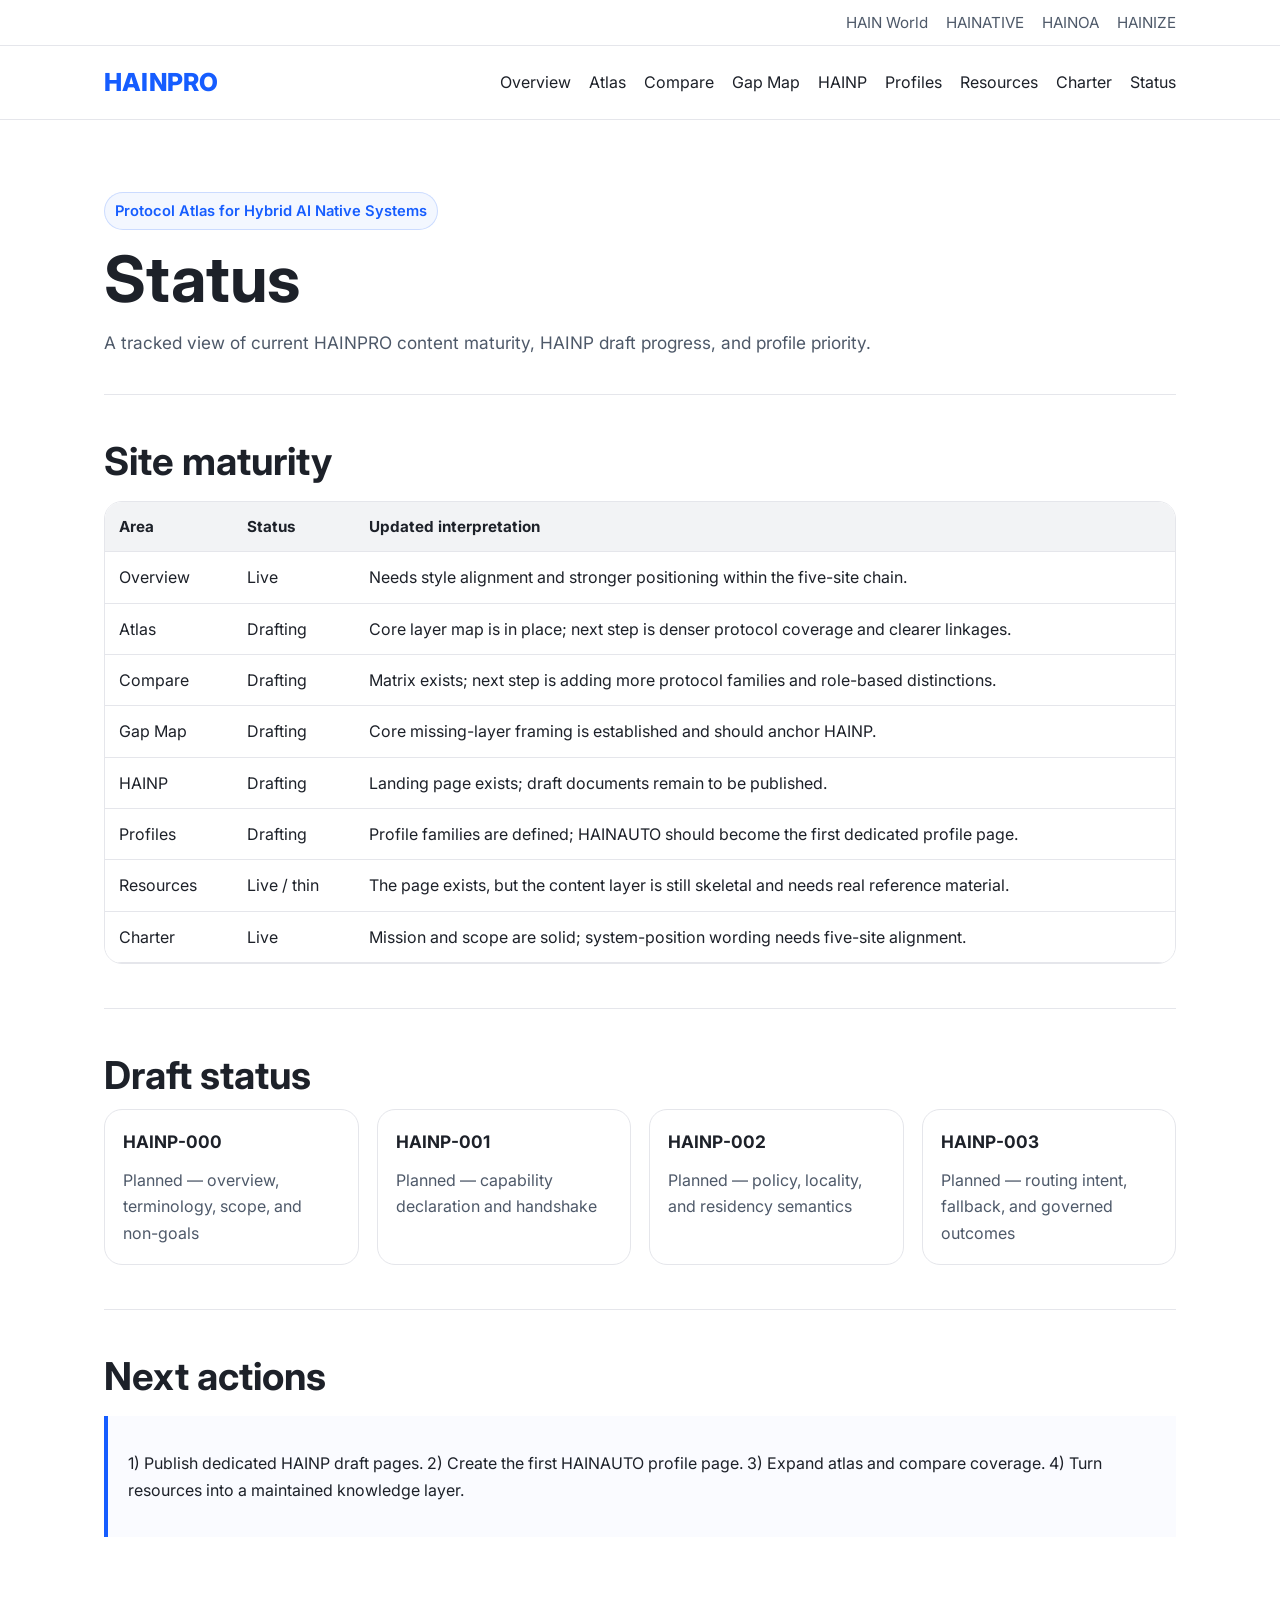
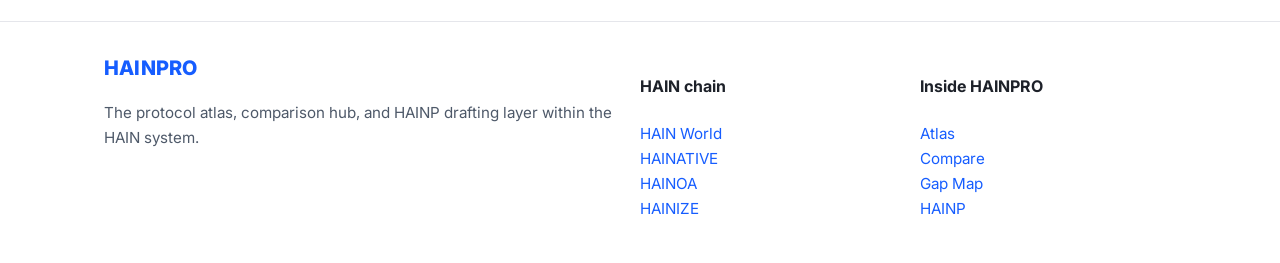
<file: status/index.html>
<!DOCTYPE html>
<html lang="en">
<head>
  <meta charset="UTF-8" />
  <meta name="viewport" content="width=device-width, initial-scale=1.0" />
  <title>Status — HAINPRO</title>
  <meta name="description" content="Status page for HAINPRO site maturity and draft progress." />
  <link rel="preconnect" href="https://fonts.googleapis.com">
  <link rel="preconnect" href="https://fonts.gstatic.com" crossorigin>
  <link href="https://fonts.googleapis.com/css2?family=Inter:wght@300;400;500;600;700;800&display=swap" rel="stylesheet">
  <link rel="stylesheet" href="../assets/css/site.css" />
</head>
<body>
  
      <div class="utility">
        <div class="container">
          <a href="https://hainworld.com">HAIN World</a>
          <a href="https://hainative.com">HAINATIVE</a>
          <a href="https://hainoa.org">HAINOA</a>
          <a href="https://hainize.com">HAINIZE</a>
        </div>
      </div>
    
  <header class="site-header">
    <div class="mainnav">
      <div class="container">
        <a href="../" class="brand">HAINPRO</a>
        <nav class="navlinks"><a href="../">Overview</a><a href="../atlas/">Atlas</a><a href="../compare/">Compare</a><a href="../gap-map/">Gap Map</a><a href="../hainp/">HAINP</a><a href="../profiles/">Profiles</a><a href="../resources/">Resources</a><a href="../charter/">Charter</a><a href="../status/">Status</a></nav>
      </div>
    </div>
  </header>

  <main class="container">
    <section class="hero">
      <span class="eyebrow">Protocol Atlas for Hybrid AI Native Systems</span>
      <h1>Status</h1>
      <p>A tracked view of current HAINPRO content maturity, HAINP draft progress, and profile priority.</p>
    </section>
    
<section class="section">
  <h2>Site maturity</h2>
  <div class="tablewrap">
    <table>
      <thead><tr><th>Area</th><th>Status</th><th>Updated interpretation</th></tr></thead>
      <tbody>
        <tr><td>Overview</td><td>Live</td><td>Needs style alignment and stronger positioning within the five-site chain.</td></tr>
        <tr><td>Atlas</td><td>Drafting</td><td>Core layer map is in place; next step is denser protocol coverage and clearer linkages.</td></tr>
        <tr><td>Compare</td><td>Drafting</td><td>Matrix exists; next step is adding more protocol families and role-based distinctions.</td></tr>
        <tr><td>Gap Map</td><td>Drafting</td><td>Core missing-layer framing is established and should anchor HAINP.</td></tr>
        <tr><td>HAINP</td><td>Drafting</td><td>Landing page exists; draft documents remain to be published.</td></tr>
        <tr><td>Profiles</td><td>Drafting</td><td>Profile families are defined; HAINAUTO should become the first dedicated profile page.</td></tr>
        <tr><td>Resources</td><td>Live / thin</td><td>The page exists, but the content layer is still skeletal and needs real reference material.</td></tr>
        <tr><td>Charter</td><td>Live</td><td>Mission and scope are solid; system-position wording needs five-site alignment.</td></tr>
      </tbody>
    </table>
  </div>
</section>
<section class="section">
  <h2>Draft status</h2>
  <div class="grid">
    <div class="card"><h3>HAINP-000</h3><p>Planned — overview, terminology, scope, and non-goals</p></div>
    <div class="card"><h3>HAINP-001</h3><p>Planned — capability declaration and handshake</p></div>
    <div class="card"><h3>HAINP-002</h3><p>Planned — policy, locality, and residency semantics</p></div>
    <div class="card"><h3>HAINP-003</h3><p>Planned — routing intent, fallback, and governed outcomes</p></div>
  </div>
</section>
<section class="section">
  <h2>Next actions</h2>
  <div class="callout">
    <p>1) Publish dedicated HAINP draft pages. 2) Create the first HAINAUTO profile page. 3) Expand atlas and compare coverage. 4) Turn resources into a maintained knowledge layer.</p>
  </div>
</section>

  </main>

  <footer class="site-footer">
    <div class="container footer-grid">
      <div>
        <div class="brand" style="font-size:1.25rem">HAINPRO</div>
        <p class="small">The protocol atlas, comparison hub, and HAINP drafting layer within the HAIN system.</p>
      </div>
      <div>
        <h4>HAIN chain</h4>
        <ul class="small">
          <li><a href="https://hainworld.com">HAIN World</a></li>
          <li><a href="https://hainative.com">HAINATIVE</a></li>
          <li><a href="https://hainoa.org">HAINOA</a></li>
          <li><a href="https://hainize.com">HAINIZE</a></li>
        </ul>
      </div>
      <div>
        <h4>Inside HAINPRO</h4>
        <ul class="small">
          <li><a href="../atlas/">Atlas</a></li>
          <li><a href="../compare/">Compare</a></li>
          <li><a href="../gap-map/">Gap Map</a></li>
          <li><a href="../hainp/">HAINP</a></li>
        </ul>
      </div>
    </div>
  </footer>
</body>
</html>
</file>
<file: assets/css/site.css>
:root{
  --primary:#165DFF;
  --secondary:#36CFC9;
  --dark:#1D2129;
  --muted:#4E5969;
  --line:#E5E6EB;
  --soft:#F2F3F5;
  --max:1120px;
}
*{box-sizing:border-box}
html{scroll-behavior:smooth}
body{
  margin:0;
  font-family:Inter,system-ui,-apple-system,BlinkMacSystemFont,"Segoe UI",sans-serif;
  line-height:1.65;
  color:var(--dark);
  background:#fff;
}
a{color:var(--primary); text-decoration:none}
a:hover{text-decoration:underline}
.container{max-width:var(--max); margin:0 auto; padding:0 24px}
.site-header{
  position:sticky; top:0; z-index:30;
  background:rgba(255,255,255,.94);
  backdrop-filter:blur(8px);
  border-bottom:1px solid var(--line);
}
.utility{
  border-bottom:1px solid var(--line);
  background:#fff;
}
.utility .container{
  display:flex; justify-content:flex-end; gap:18px; padding-top:10px; padding-bottom:10px;
  flex-wrap:wrap; font-size:.95rem;
}
.utility a{color:var(--muted)}
.mainnav .container{
  display:flex; justify-content:space-between; align-items:center; gap:20px;
  padding-top:16px; padding-bottom:16px; flex-wrap:wrap;
}
.brand{
  font-size:1.55rem; font-weight:800; letter-spacing:.01em; color:var(--primary);
}
.navlinks{display:flex; gap:18px; flex-wrap:wrap}
.navlinks a{color:var(--dark)}
.hero{
  padding:72px 0 36px;
}
.hero h1{
  font-size:clamp(2.5rem, 6vw, 4rem);
  line-height:1.08;
  margin:0 0 16px;
}
.hero .eyebrow{
  display:inline-block; margin-bottom:14px; padding:6px 10px;
  border:1px solid rgba(22,93,255,.18); color:var(--primary); background:rgba(22,93,255,.05);
  border-radius:999px; font-size:.92rem; font-weight:600;
}
.hero p{
  max-width:820px; font-size:1.08rem; color:var(--muted); margin:0;
}
.cta-row{
  display:flex; gap:12px; flex-wrap:wrap; margin-top:24px;
}
.btn{
  display:inline-flex; align-items:center; gap:8px;
  padding:11px 16px; border-radius:12px; border:1px solid var(--dark);
  color:var(--dark); background:#fff; font-weight:600;
}
.btn.primary{
  background:var(--primary); color:#fff; border-color:var(--primary);
}
.section{padding:44px 0; border-top:1px solid var(--line)}
.section h2{
  font-size:clamp(1.55rem, 3.6vw, 2.4rem); line-height:1.15; margin:0 0 12px;
}
.section .lead{
  color:var(--muted); max-width:820px; margin:0 0 18px;
}
.grid{display:grid; grid-template-columns:repeat(auto-fit,minmax(240px,1fr)); gap:18px}
.card{
  background:#fff; border:1px solid var(--line); border-radius:18px; padding:18px;
}
.card h3{margin:0 0 10px; font-size:1.08rem}
.card p{margin:0; color:var(--muted)}
.callout{
  border-left:4px solid var(--primary); background:#FAFBFF;
  padding:18px 20px; margin-top:18px;
}
.tablewrap{overflow:auto; border:1px solid var(--line); border-radius:18px; margin-top:18px}
table{width:100%; border-collapse:collapse; min-width:720px; background:#fff}
th,td{padding:12px 14px; border-bottom:1px solid var(--line); text-align:left; vertical-align:top}
th{background:var(--soft); font-size:.95rem}
.note{
  background:#fff; border:1px solid var(--line); border-radius:18px; padding:18px;
}
.tag{
  display:inline-block; padding:5px 9px; border:1px solid var(--line); border-radius:999px;
  color:var(--muted); font-size:.85rem; margin-top:10px;
}
.list{padding-left:20px; margin:12px 0 0}
.list li{margin-bottom:8px}
.site-footer{
  margin-top:40px; border-top:1px solid var(--line); padding:30px 0 42px; background:#fff;
}
.footer-grid{display:grid; grid-template-columns:2fr 1fr 1fr; gap:24px}
.footer-grid p, .footer-grid li{color:var(--muted)}
.footer-grid ul{list-style:none; padding:0; margin:0}
.small{font-size:.95rem}
@media (max-width:900px){
  .footer-grid{grid-template-columns:1fr}
}
</file>
